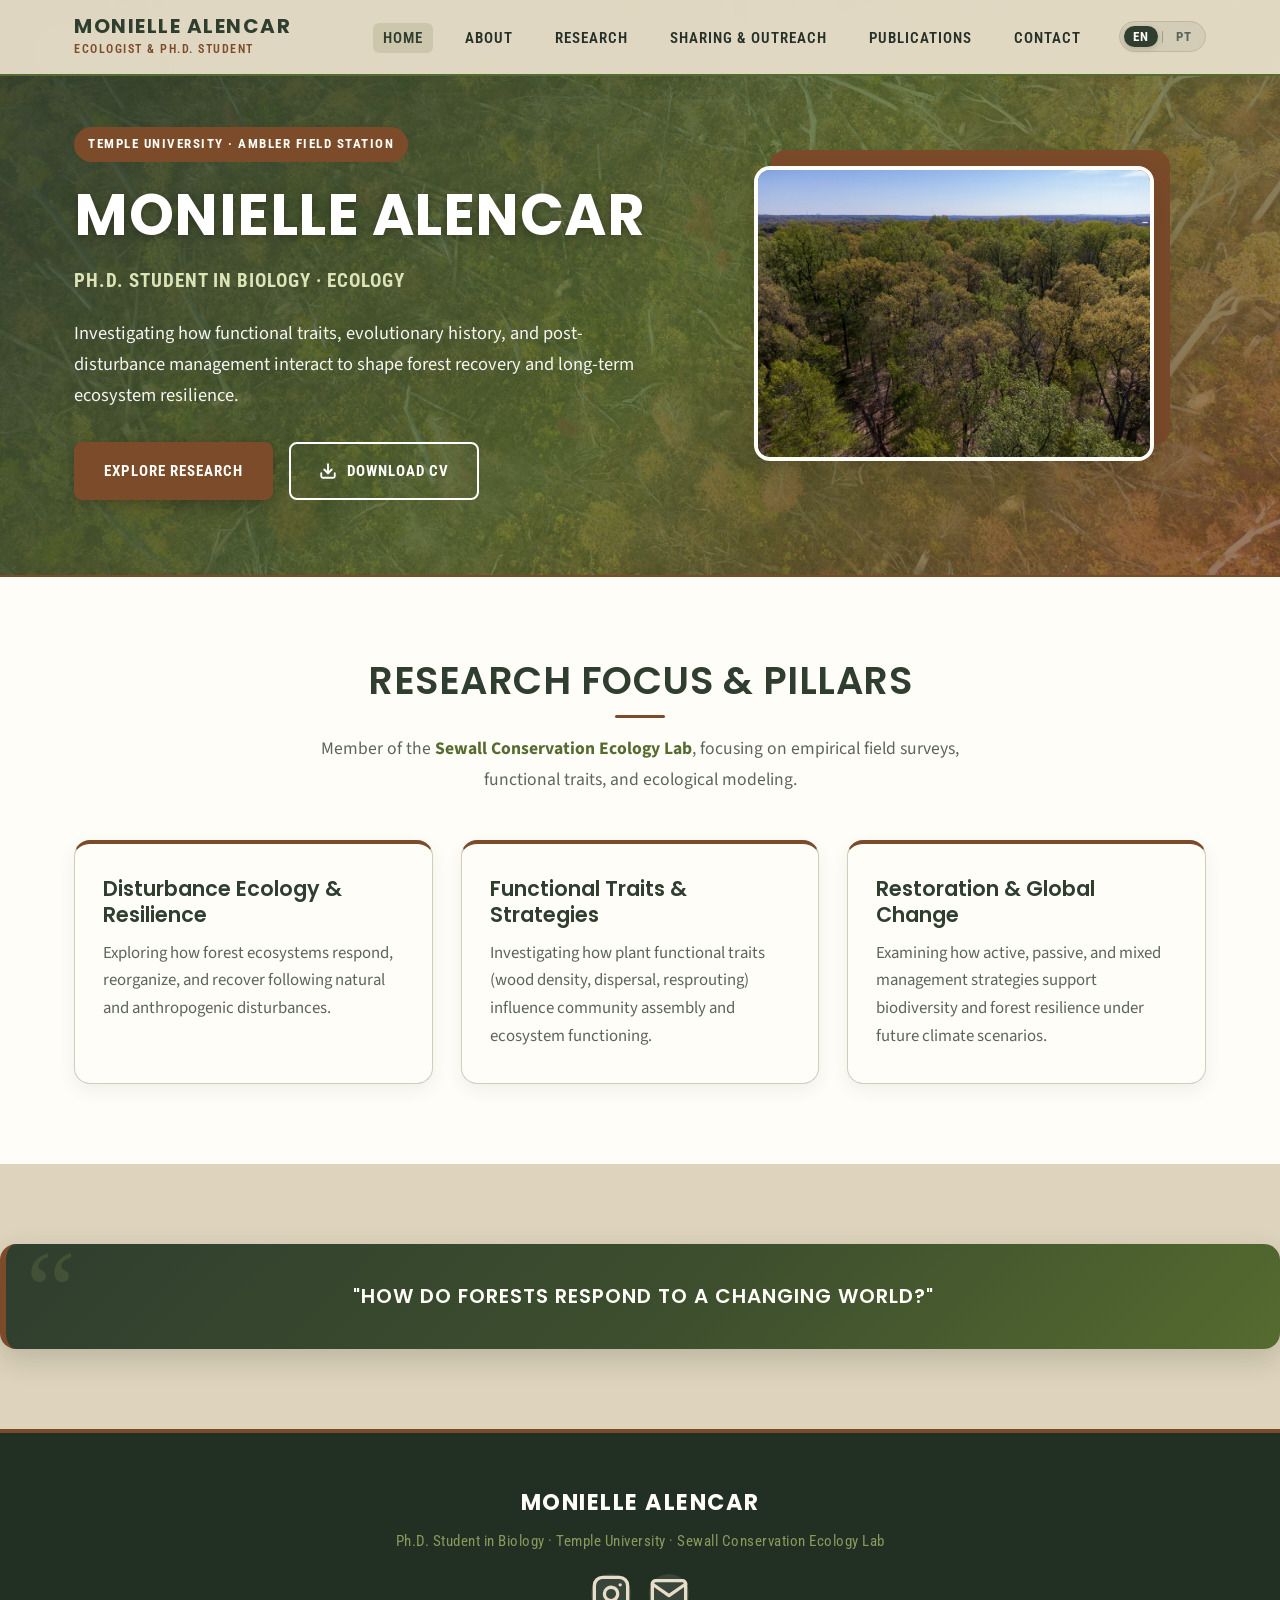
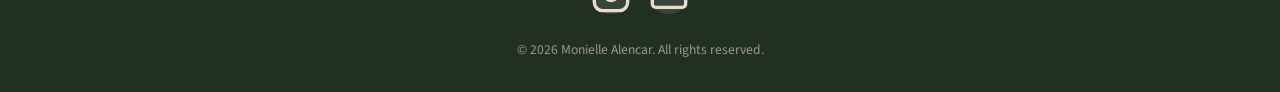
<file: index.html>
<!DOCTYPE html>
<html lang="en">
<head>
  <meta charset="UTF-8">
  <meta name="viewport" content="width=device-width, initial-scale=1.0">
  <title>Monielle Alencar — Ph.D. Student in Biology &amp; Ecologist</title>
  <meta name="description" content="Monielle Alencar is a Ph.D. Student in Biology at Temple University studying plant community ecology, disturbance, functional traits, and forest resilience.">
  <link rel="preconnect" href="https://fonts.googleapis.com">
  <link rel="preconnect" href="https://fonts.gstatic.com" crossorigin>
  <link href="https://fonts.googleapis.com/css2?family=Poppins:ital,wght@0,400;0,600;0,700;1,400&family=Roboto+Condensed:wght@400;600;700&family=Source+Sans+Pro:ital,wght@0,400;0,600;1,400&display=swap" rel="stylesheet">
  <link rel="stylesheet" href="css/style.css">
</head>
<body>
  <!-- Header / Navigation -->
  <nav class="navbar">
    <div class="nav-container">
      <a href="index.html" class="nav-logo-wrap">
        <span class="nav-logo">Monielle Alencar</span>
        <span class="nav-logo-sub">
          <span class="lang-en">ECOLOGIST &amp; PH.D. STUDENT</span>
          <span class="lang-pt" style="display:none;">ECOLÓGA &amp; DOUTORANDA</span>
        </span>
      </a>
      <div class="nav-right-wrap">
        <ul class="nav-menu">
          <li><a href="index.html" class="nav-link active">
            <span class="lang-en">Home</span>
            <span class="lang-pt" style="display:none;">Início</span>
          </a></li>
          <li><a href="about.html" class="nav-link">
            <span class="lang-en">About</span>
            <span class="lang-pt" style="display:none;">Sobre</span>
          </a></li>
          <li><a href="research.html" class="nav-link">
            <span class="lang-en">Research</span>
            <span class="lang-pt" style="display:none;">Pesquisa</span>
          </a></li>
          <li><a href="sharing.html" class="nav-link">
            <span class="lang-en">Sharing &amp; Outreach</span>
            <span class="lang-pt" style="display:none;">Divulgação</span>
          </a></li>
          <li><a href="publications.html" class="nav-link">
            <span class="lang-en">Publications</span>
            <span class="lang-pt" style="display:none;">Publicações</span>
          </a></li>
          <li><a href="contact.html" class="nav-link">
            <span class="lang-en">Contact</span>
            <span class="lang-pt" style="display:none;">Contato</span>
          </a></li>
        </ul>
        <div class="lang-switcher">
          <button id="lang-en-btn" class="lang-btn active" onclick="setLanguage('en')">EN</button>
          <span class="lang-divider">|</span>
          <button id="lang-pt-btn" class="lang-btn" onclick="setLanguage('pt')">PT</button>
        </div>
        <button class="nav-toggle" aria-label="Toggle navigation">
          <span class="hamburger"></span>
        </button>
      </div>
    </div>
  </nav>

  <main>
    <!-- Organic Hero Section -->
    <section class="moni-hero">
      <div class="container">
        <div class="moni-hero-grid">
          <!-- Text Side -->
          <div class="moni-hero-text">
            <div class="moni-badge">
              <span class="lang-en">TEMPLE UNIVERSITY &middot; AMBLER FIELD STATION </span>
              <span class="lang-pt" style="display:none;">TEMPLE UNIVERSITY &middot; AMBLER FIELD STATION</span>
            </div>
            <h1>MONIELLE ALENCAR</h1>
            <p class="moni-hero-subtitle">
              <span class="lang-en">Ph.D. Student in Biology &middot; Ecology</span>
              <span class="lang-pt" style="display:none;">Doutoranda em Biologia &middot; Ecologia </span>
            </p>
            <p class="moni-hero-bio">
              <span class="lang-en">Investigating how functional traits, evolutionary history, and post-disturbance management interact to shape forest recovery and long-term ecosystem resilience.</span>
              <span class="lang-pt" style="display:none;">Investigando como atributos funcionais, história evolutiva e manejo pós-distúrbio interagem para moldar a recuperação florestal e a resiliência dos ecossistemas.</span>
            </p>
            <div class="moni-btn-group">
              <a href="research.html" class="btn btn-primary">
                <span class="lang-en">Explore Research</span>
                <span class="lang-pt" style="display:none;">Explorar Pesquisa</span>
              </a>
             <a href="Monielle_Alencar_CV_2026.pdf" download class="btn btn-secondary">
                <svg width="18" height="18" viewBox="0 0 24 24" fill="none" stroke="currentColor" stroke-width="2.5" stroke-linecap="round" stroke-linejoin="round"><path d="M21 15v4a2 2 0 0 1-2 2H5a2 2 0 0 1-2-2v-4"/><polyline points="7 10 12 15 17 10"/><line x1="12" y1="15" x2="12" y2="3"/></svg>
                <span class="lang-en">Download CV</span>
                <span class="lang-pt" style="display:none;">Baixar Currículo</span>
              </a>
            </div>
          </div>

          <!-- Terraced Frame Photo -->
          <div class="moni-hero-image-wrap">
            <div class="moni-hero-frame">
              <img src="Photos/monielle-hero.jpg" alt="Monielle Alencar portrait">
            </div>
          </div>
        </div>
      </div>
    </section>

    <!-- Overview & Research Pillars (Slide 3) -->
    <section class="section section-white">
      <div class="container">
        <div class="section-header">
          <h2>
            <span class="lang-en">RESEARCH FOCUS &amp; PILLARS</span>
            <span class="lang-pt" style="display:none;">LINHAS DE PESQUISA</span>
          </h2>
          <div class="section-line"></div>
          <p>
            <span class="lang-en">Member of the <a href="https://sites.temple.edu/bjsewall/" target="_blank" rel="noopener"><strong>Sewall Conservation Ecology Lab</strong></a>, focusing on empirical field surveys, functional traits, and ecological modeling.</span>
            <span class="lang-pt" style="display:none;">Membro do <a href="https://sites.temple.edu/bjsewall/" target="_blank" rel="noopener"><strong>Sewall Conservation Ecology Lab</strong></a>, focando em levantamentos de campo, atributos funcionais e modelagem ecológica.</span>
          </p>
        </div>

        <div class="pillars-grid">
          <!-- Pillar 1 -->
          <div class="pillar-card">
            <h3>
              <span class="lang-en">Disturbance Ecology &amp; Resilience</span>
              <span class="lang-pt" style="display:none;">Ecologia de Distúrbios e Resiliência</span>
            </h3>
            <p>
              <span class="lang-en">Exploring how forest ecosystems respond, reorganize, and recover following natural and anthropogenic disturbances.</span>
              <span class="lang-pt" style="display:none;">Investigando como os ecossistemas florestais respondem, se reorganizam e se recuperam após distúrbios naturais e antrópicos.</span>
            </p>
          </div>

          <!-- Pillar 2 -->
          <div class="pillar-card">
            <h3>
              <span class="lang-en">Functional Traits &amp; Strategies</span>
              <span class="lang-pt" style="display:none;">Atributos Funcionais e Estratégias</span>
            </h3>
            <p>
              <span class="lang-en">Investigating how plant functional traits (wood density, dispersal, resprouting) influence community assembly and ecosystem functioning.</span>
              <span class="lang-pt" style="display:none;">Investigando como os atributos funcionais das plantas (densidade da madeira, dispersão, rebrotamento) influenciam a montagem de comunidades.</span>
            </p>
          </div>

          <!-- Pillar 3 -->
          <div class="pillar-card">
            <h3>
              <span class="lang-en">Restoration &amp; Global Change</span>
              <span class="lang-pt" style="display:none;">Restauração Ecológica e Mudanças Globais</span>
            </h3>
            <p>
              <span class="lang-en">Examining how active, passive, and mixed management strategies support biodiversity and forest resilience under future climate scenarios.</span>
              <span class="lang-pt" style="display:none;">Examinando como estratégias de manejo ativo, passivo e misto apoiam a biodiversidade e a resiliência sob futuros cenários climáticos.</span>
            </p>
          </div>
        </div>
      </div>
    </section>

    <!-- PowerPoint Quote Callout Banner (Slide 4) -->
    <section class="section section-cream" style="padding: 40px 0;">
   <div class="pptx-callout-banner" style="text-align: center;">

  <p style="text-align: center; margin: 0;">

    <span class="lang-en">
      "HOW DO FORESTS RESPOND TO A CHANGING WORLD?"
    </span>

    <span class="lang-pt" style="display:none;">
      "COMO AS FLORESTAS RESPONDEM A UM MUNDO EM MUDANÇA?"
    </span>

  </p>

</div>
    </section>
  </main>

  <!-- Footer -->
  <footer class="site-footer">
    <div class="container">
      <p class="footer-name">Monielle Alencar</p>
      <p class="footer-affiliation">
        <span class="lang-en">Ph.D. Student in Biology &middot; Temple University &middot; Sewall Conservation Ecology Lab</span>
        <span class="lang-pt" style="display:none;">Doutoranda em Biologia &middot; Temple University &middot; Sewall Conservation Ecology Lab</span>
      </p>
      <div class="footer-links">
        <a href="https://www.instagram.com/ecologybymoni/" target="_blank" rel="noopener" aria-label="Instagram">
          <svg xmlns="http://www.w3.org/2000/svg" viewBox="0 0 24 24" fill="none" stroke="currentColor" stroke-width="2" stroke-linecap="round" stroke-linejoin="round"><rect x="2" y="2" width="20" height="20" rx="5" ry="5"/><path d="M16 11.37A4 4 0 1 1 12.63 8 4 4 0 0 1 16 11.37z"/><line x1="17.5" y1="6.5" x2="17.51" y2="6.5"/></svg>
        </a>
        <a href="mailto:monielle.alencar@temple.edu" aria-label="Email">
          <svg xmlns="http://www.w3.org/2000/svg" viewBox="0 0 24 24" fill="none" stroke="currentColor" stroke-width="2" stroke-linecap="round" stroke-linejoin="round"><path d="M4 4h16c1.1 0 2 .9 2 2v12c0 1.1-.9 2-2 2H4c-1.1 0-2-.9-2-2V6c0-1.1.9-2 2-2z"/><polyline points="22,6 12,13 2,6"/></svg>
        </a>
      </div>
      <p class="footer-copyright">&copy; 2026 Monielle Alencar. All rights reserved.</p>
    </div>
  </footer>

  <script src="js/main.js"></script>
</body>
</html>
</file>
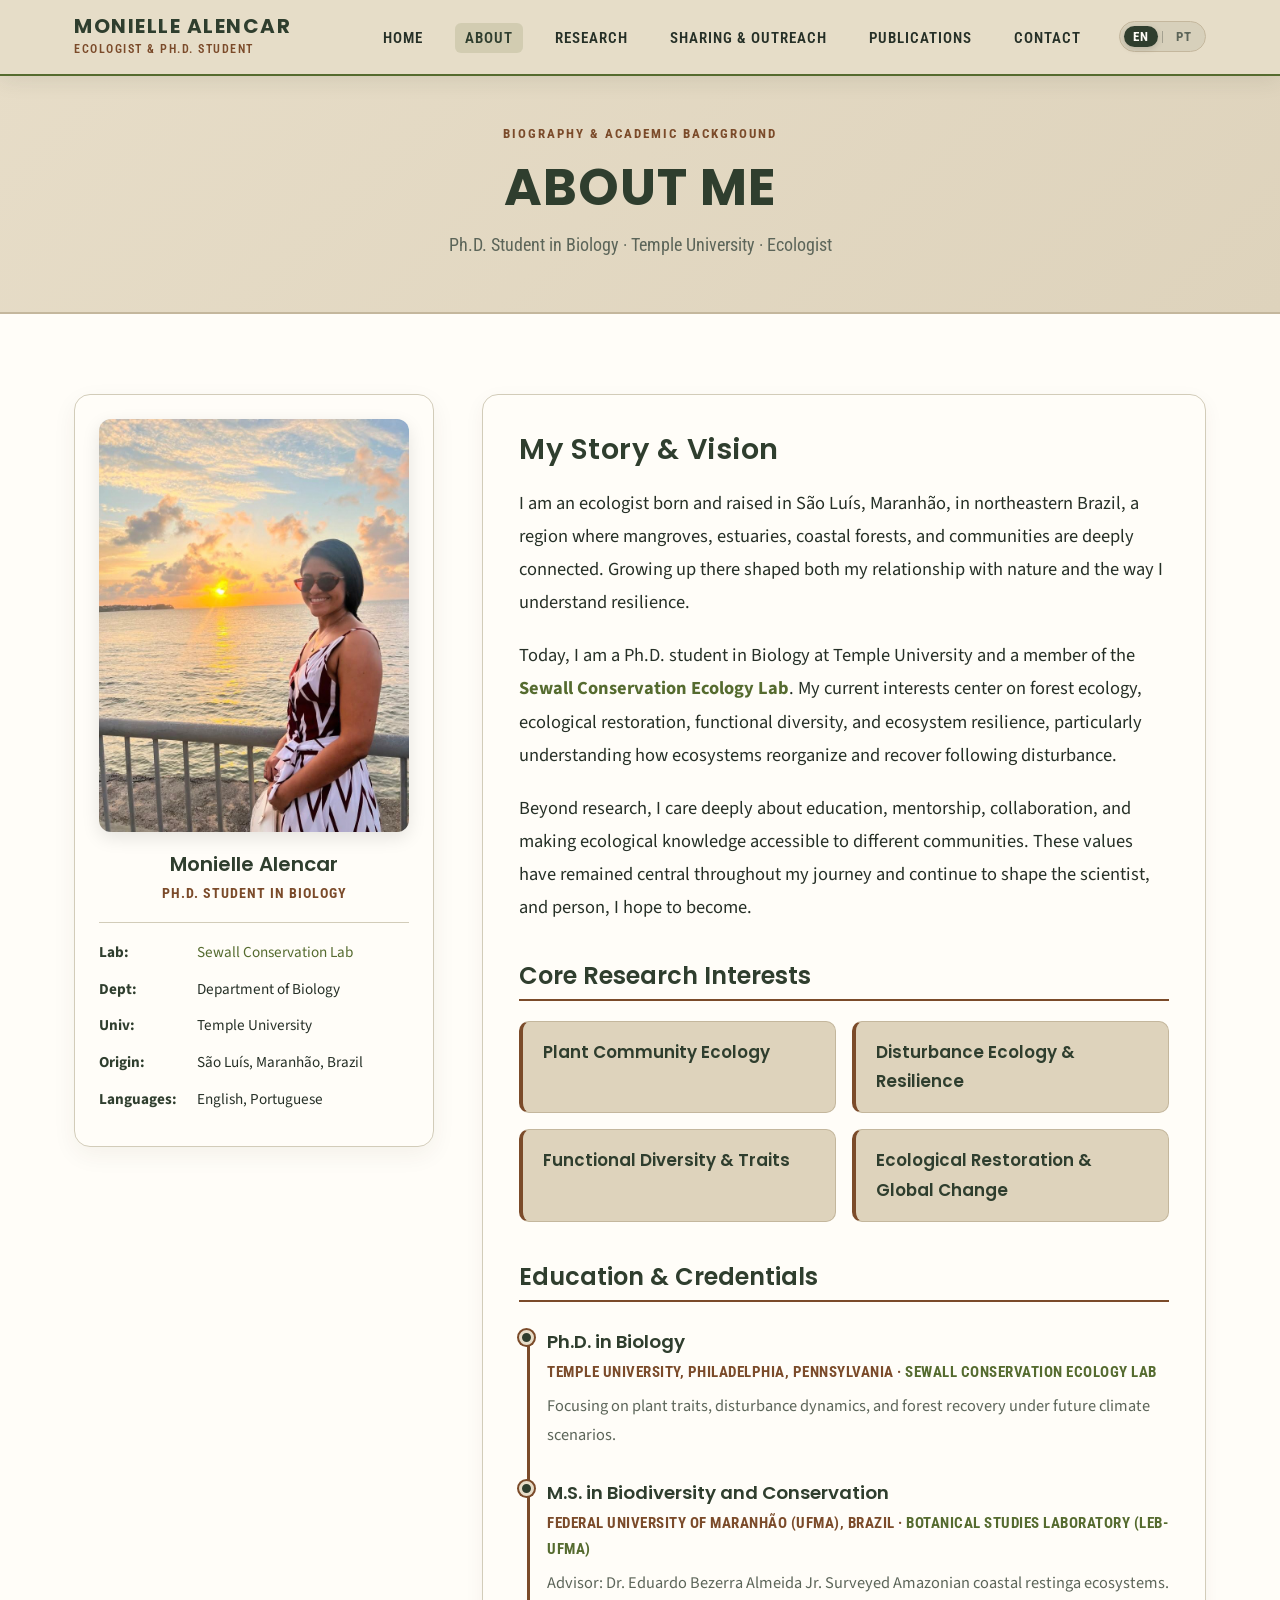
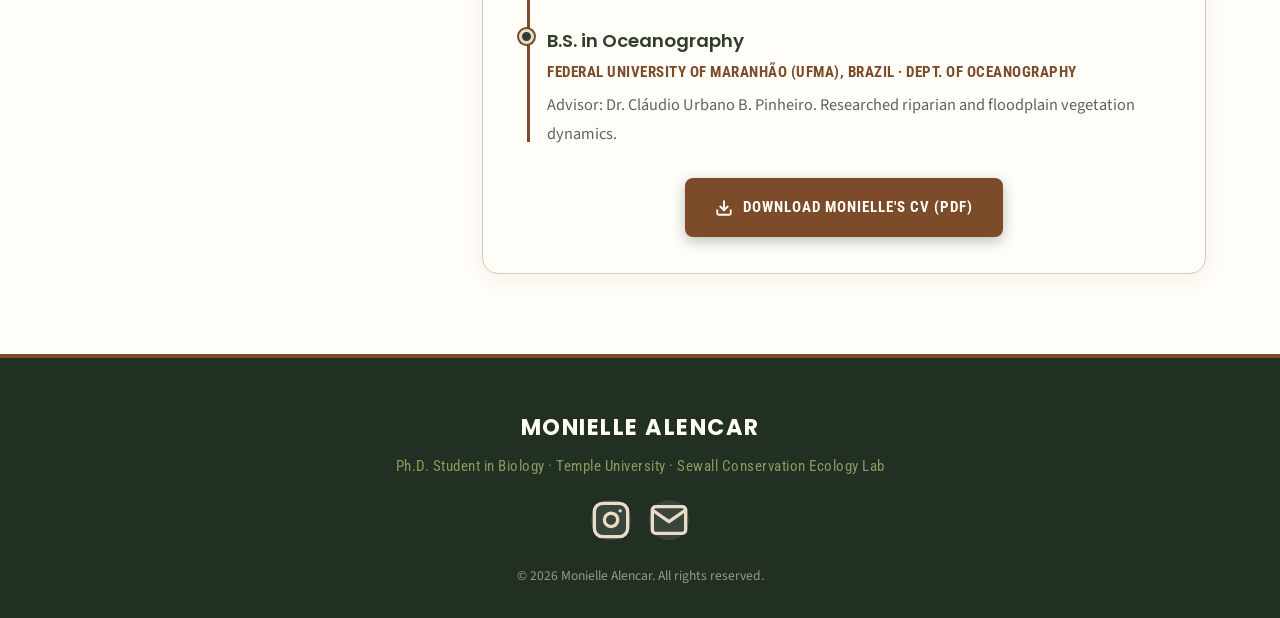
<file: about.html>
<!DOCTYPE html>
<html lang="en">
<head>
  <meta charset="UTF-8">
  <meta name="viewport" content="width=device-width, initial-scale=1.0">
  <title>About Me — Monielle Alencar</title>
  <meta name="description" content="About Monielle Alencar, Ph.D. Student in Biology at Temple University studying plant community ecology and forest recovery.">
  <link rel="preconnect" href="https://fonts.googleapis.com">
  <link rel="preconnect" href="https://fonts.gstatic.com" crossorigin>
  <link href="https://fonts.googleapis.com/css2?family=Poppins:ital,wght@0,400;0,600;0,700;1,400&family=Roboto+Condensed:wght@400;600;700&family=Source+Sans+Pro:ital,wght@0,400;0,600;1,400&display=swap" rel="stylesheet">
  <link rel="stylesheet" href="css/style.css">
</head>
<body>
  <!-- Navigation Header -->
  <nav class="navbar">
    <div class="nav-container">
      <a href="index.html" class="nav-logo-wrap">
        <span class="nav-logo">Monielle Alencar</span>
        <span class="nav-logo-sub">
          <span class="lang-en">ECOLOGIST &amp; PH.D. STUDENT</span>
          <span class="lang-pt" style="display:none;">ECOLÓGA &amp; DOUTORANDA</span>
        </span>
      </a>
      <div class="nav-right-wrap">
        <ul class="nav-menu">
          <li><a href="index.html" class="nav-link">
            <span class="lang-en">Home</span>
            <span class="lang-pt" style="display:none;">Início</span>
          </a></li>
          <li><a href="about.html" class="nav-link active">
            <span class="lang-en">About</span>
            <span class="lang-pt" style="display:none;">Sobre</span>
          </a></li>
          <li><a href="research.html" class="nav-link">
            <span class="lang-en">Research</span>
            <span class="lang-pt" style="display:none;">Pesquisa</span>
          </a></li>
          <li><a href="sharing.html" class="nav-link">
            <span class="lang-en">Sharing &amp; Outreach</span>
            <span class="lang-pt" style="display:none;">Divulgação</span>
          </a></li>
          <li><a href="publications.html" class="nav-link">
            <span class="lang-en">Publications</span>
            <span class="lang-pt" style="display:none;">Publicações</span>
          </a></li>
          <li><a href="contact.html" class="nav-link">
            <span class="lang-en">Contact</span>
            <span class="lang-pt" style="display:none;">Contato</span>
          </a></li>
        </ul>
        <div class="lang-switcher">
          <button id="lang-en-btn" class="lang-btn active" onclick="setLanguage('en')">EN</button>
          <span class="lang-divider">|</span>
          <button id="lang-pt-btn" class="lang-btn" onclick="setLanguage('pt')">PT</button>
        </div>
        <button class="nav-toggle" aria-label="Toggle navigation">
          <span class="hamburger"></span>
        </button>
      </div>
    </div>
  </nav>

  <main>
    <!-- Subpage Header -->
    <header class="moni-page-header">
      <div class="container">
        <span class="moni-page-tag">
          <span class="lang-en">BIOGRAPHY &amp; ACADEMIC BACKGROUND</span>
          <span class="lang-pt" style="display:none;">BIOGRAFIA &amp; TRAJETÓRIA ACADÊMICA</span>
        </span>
        <h1>
          <span class="lang-en">ABOUT ME</span>
          <span class="lang-pt" style="display:none;">SOBRE MIM</span>
        </h1>
        <p>
          <span class="lang-en">Ph.D. Student in Biology &middot; Temple University &middot; Ecologist</span>
          <span class="lang-pt" style="display:none;">Doutoranda em Biologia &middot; Temple University &middot; Ecóloga </span>
        </p>
      </div>
    </header>

    <!-- Main About Grid -->
    <section class="section section-white">
      <div class="container">
        <div class="about-grid">
          <!-- Left Sidebar Profile Card -->
          <div class="about-sidebar-card">
            <img src="Photos/monielle-about.jpg" alt="Monielle Alencar in the field">
            <h3>Monielle Alencar</h3>
            <p class="sub">
              <span class="lang-en">Ph.D. Student in Biology</span>
              <span class="lang-pt" style="display:none;">Doutoranda em Biologia</span>
            </p>
            <div class="about-sidebar-info">
              <div>
                <strong>
                  <span class="lang-en">Lab:</span>
                  <span class="lang-pt" style="display:none;">Lab:</span>
                </strong>
                <span><a href="https://sites.temple.edu/bjsewall/" target="_blank" rel="noopener">Sewall Conservation Lab</a></span>
              </div>
              <div>
                <strong>
                  <span class="lang-en">Dept:</span>
                  <span class="lang-pt" style="display:none;">Depto:</span>
                </strong>
                <span>Department of Biology</span>
              </div>
              <div>
                <strong>
                  <span class="lang-en">Univ:</span>
                  <span class="lang-pt" style="display:none;">Univ:</span>
                </strong>
                <span>Temple University</span>
              </div>
              <div>
                <strong>
                  <span class="lang-en">Origin:</span>
                  <span class="lang-pt" style="display:none;">Origem:</span>
                </strong>
                <span>São Luís, Maranhão, Brazil</span>
              </div>
              <div>
                <strong>
                  <span class="lang-en">Languages:</span>
                  <span class="lang-pt" style="display:none;">Idiomas:</span>
                </strong>
                <span>English, Portuguese</span>
              </div>
            </div>
          </div>

          <!-- Right Content Box: Slide 2 Bio -->
          <div class="about-content-box">
            <h2 style="font-size: 1.8rem; margin-bottom: 20px;">
              <span class="lang-en">My Story &amp; Vision</span>
              <span class="lang-pt" style="display:none;">Minha História e Visão</span>
            </h2>

            <!-- English Bio from Slide 2 -->
            <div class="lang-en" style="line-height: 1.8; color: var(--color-text);">
              <p>I am an ecologist born and raised in São Luís, Maranhão, in northeastern Brazil, a region where mangroves, estuaries, coastal forests, and communities are deeply connected. Growing up there shaped both my relationship with nature and the way I understand resilience.</p>
              <p>Today, I am a Ph.D. student in Biology at Temple University and a member of the <a href="https://sites.temple.edu/bjsewall/" target="_blank" rel="noopener"><strong>Sewall Conservation Ecology Lab</strong></a>. My current interests center on forest ecology, ecological restoration, functional diversity, and ecosystem resilience, particularly understanding how ecosystems reorganize and recover following disturbance.</p>
              <p>Beyond research, I care deeply about education, mentorship, collaboration, and making ecological knowledge accessible to different communities. These values have remained central throughout my journey and continue to shape the scientist, and person, I hope to become.</p>
            </div>

            <!-- Portuguese Bio from Slide 2 -->
            <div class="lang-pt" style="display:none; line-height: 1.8; color: var(--color-text);">
              <p>Sou uma ecóloga nascida e criada em São Luís, Maranhão, no nordeste do Brasil, uma região onde manguezais, estuários, florestas costeiras e comunidades estão profundamente conectados. Crescer lá moldou tanto minha relação com a natureza quanto a maneira como compreendo a resiliência.</p>
              <p>Hoje, sou estudante de Doutorado em Biologia na Temple University e membro do <a href="https://sites.temple.edu/bjsewall/" target="_blank" rel="noopener"><strong>Sewall Conservation Ecology Lab</strong></a>. Meus interesses atuais concentram-se na ecologia florestal, restauração ecológica, diversidade funcional e resiliência dos ecossistemas, especialmente na compreensão de como os ecossistemas se reorganizam e se recuperam após distúrbios.</p>
              <p>Além da pesquisa, me importo profundamente com a educação, mentoria, colaboração e em tornar o conhecimento ecológico acessível a diferentes comunidades. Esses valores permaneceram centrais ao longo da minha jornada e continuam a moldar a cientista, e a pessoa, que espero me tornar.</p>
            </div>

            <!-- Research Interests Section -->
            <h3 style="margin-top: 36px; border-bottom: 2px solid var(--color-accent); padding-bottom: 8px;">
              <span class="lang-en">Core Research Interests</span>
              <span class="lang-pt" style="display:none;">Principais Interesses de Pesquisa</span>
            </h3>

            <div class="interests-grid">
              <div class="interest-pill">
                <span class="lang-en">Plant Community Ecology</span>
                <span class="lang-pt" style="display:none;">Ecologia de Comunidades Vegetais</span>
              </div>
              <div class="interest-pill">
                <span class="lang-en">Disturbance Ecology &amp; Resilience</span>
                <span class="lang-pt" style="display:none;">Ecologia de Distúrbios e Resiliência</span>
              </div>
              <div class="interest-pill">
                <span class="lang-en">Functional Diversity &amp; Traits</span>
                <span class="lang-pt" style="display:none;">Diversidade Funcional e Atributos</span>
              </div>
              <div class="interest-pill">
                <span class="lang-en">Ecological Restoration &amp; Global Change</span>
                <span class="lang-pt" style="display:none;">Restauração Ecológica e Mudanças Globais</span>
              </div>
            </div>

            <!-- Education Timeline -->
            <h3 style="margin-top: 40px; border-bottom: 2px solid var(--color-accent); padding-bottom: 8px;">
              <span class="lang-en">Education &amp; Credentials</span>
              <span class="lang-pt" style="display:none;">Educação e Títulos</span>
            </h3>

            <div class="timeline">
              <div class="timeline-item">
                <div class="timeline-dot"></div>
                <div class="timeline-degree">
                  <span class="lang-en">Ph.D. in Biology</span>
                  <span class="lang-pt" style="display:none;">Doutorado em Biologia</span>
                </div>
               
<div class="timeline-meta">
  <span class="lang-en">
    Temple University, Philadelphia, Pennsylvania &middot;
    <a href="https://sites.temple.edu/bjsewall/"
       target="_blank"
       rel="noopener">
      Sewall Conservation Ecology Lab
    </a>
  </span>

  <span class="lang-pt" style="display:none;">
    Temple University, Filadélfia, Pensilvânia &middot;
    <a href="https://sites.temple.edu/bjsewall/"
       target="_blank"
       rel="noopener">
      Sewall Conservation Ecology Lab
    </a>
  </span>
</div>

                <div class="timeline-desc">
                  <span class="lang-en">Focusing on plant traits, disturbance dynamics, and forest recovery under future climate scenarios.</span>
                  <span class="lang-pt" style="display:none;">Foco em atributos de plantas, dinâmica de distúrbios e recuperação florestal sob cenários climáticos futuros.</span>
                </div>
              </div>

              <div class="timeline-item">
                <div class="timeline-dot"></div>
                <div class="timeline-degree">
                  <span class="lang-en">M.S. in Biodiversity and Conservation</span>
                  <span class="lang-pt" style="display:none;">Mestrado em Biodiversidade e Conservação</span>
                </div>
               <div class="timeline-meta">

  <span class="lang-en">
    Federal University of Maranhão (UFMA), Brazil &middot;
    <a href="https://lebufma.com.br/" target="_blank" rel="noopener">
      Botanical Studies Laboratory (LEB-UFMA)
    </a>
  </span>

  <span class="lang-pt" style="display:none;">
    Universidade Federal do Maranhão (UFMA) &middot;
    <a href="https://lebufma.com.br/" target="_blank" rel="noopener">
      Laboratório de Estudos Botânicos (LEB-UFMA)
    </a>
  </span>

</div>
                <div class="timeline-desc">
                  <span class="lang-en">Advisor: Dr. Eduardo Bezerra Almeida Jr. Surveyed Amazonian coastal restinga ecosystems.</span>
                  <span class="lang-pt" style="display:none;">Orientador: Dr. Eduardo Bezerra Almeida Jr. Pesquisa sobre restingas amazônicas.</span>
                </div>
              </div>

              <div class="timeline-item">
                <div class="timeline-dot"></div>
                <div class="timeline-degree">
                  <span class="lang-en">B.S. in Oceanography</span>
                  <span class="lang-pt" style="display:none;">Bacharelado em Oceanografia</span>
                </div>
                <div class="timeline-meta">
                  <span class="lang-en">Federal University of Maranhão (UFMA), Brazil &middot; Dept. of Oceanography</span>
                  <span class="lang-pt" style="display:none;">Universidade Federal do Maranhão (UFMA) &middot; Depto. de Oceanografia</span>
                </div>
                <div class="timeline-desc">
                  <span class="lang-en">Advisor: Dr. Cláudio Urbano B. Pinheiro. Researched riparian and floodplain vegetation dynamics.</span>
                  <span class="lang-pt" style="display:none;">Orientador: Dr. Cláudio Urbano B. Pinheiro. Pesquisa sobre vegetação ciliar e estuarina.</span>
                </div>
              </div>
            </div>

            <div style="margin-top: 30px; text-align: center;">
             
<a href="Monielle_Alencar_CV_2026.pdf" download class="btn btn-primary">

                <svg width="18" height="18" viewBox="0 0 24 24" fill="none" stroke="currentColor" stroke-width="2.5" stroke-linecap="round" stroke-linejoin="round"><path d="M21 15v4a2 2 0 0 1-2 2H5a2 2 0 0 1-2-2v-4"/><polyline points="7 10 12 15 17 10"/><line x1="12" y1="15" x2="12" y2="3"/></svg>
                <span class="lang-en">Download Monielle's CV (PDF)</span>
                <span class="lang-pt" style="display:none;">Baixar Currículo de Monielle (PDF)</span>
              </a>
            </div>
          </div>
        </div>
      </div>
    </section>
  </main>

  <!-- Footer -->
  <footer class="site-footer">
    <div class="container">
      <p class="footer-name">Monielle Alencar</p>
      <p class="footer-affiliation">
        <span class="lang-en">Ph.D. Student in Biology &middot; Temple University &middot; Sewall Conservation Ecology Lab</span>
        <span class="lang-pt" style="display:none;">Doutoranda em Biologia &middot; Temple University &middot; Sewall Conservation Ecology Lab</span>
      </p>
      <div class="footer-links">
        <a href="https://www.instagram.com/ecologybymoni/" target="_blank" rel="noopener" aria-label="Instagram">
          <svg xmlns="http://www.w3.org/2000/svg" viewBox="0 0 24 24" fill="none" stroke="currentColor" stroke-width="2" stroke-linecap="round" stroke-linejoin="round"><rect x="2" y="2" width="20" height="20" rx="5" ry="5"/><path d="M16 11.37A4 4 0 1 1 12.63 8 4 4 0 0 1 16 11.37z"/><line x1="17.5" y1="6.5" x2="17.51" y2="6.5"/></svg>
        </a>
        <a href="mailto:monielle.alencar@temple.edu" aria-label="Email">
          <svg xmlns="http://www.w3.org/2000/svg" viewBox="0 0 24 24" fill="none" stroke="currentColor" stroke-width="2" stroke-linecap="round" stroke-linejoin="round"><path d="M4 4h16c1.1 0 2 .9 2 2v12c0 1.1-.9 2-2 2H4c-1.1 0-2-.9-2-2V6c0-1.1.9-2 2-2z"/><polyline points="22,6 12,13 2,6"/></svg>
        </a>
      </div>
      <p class="footer-copyright">&copy; 2026 Monielle Alencar. All rights reserved.</p>
    </div>
  </footer>

  <script src="js/main.js"></script>
</body>
</html>
</file>
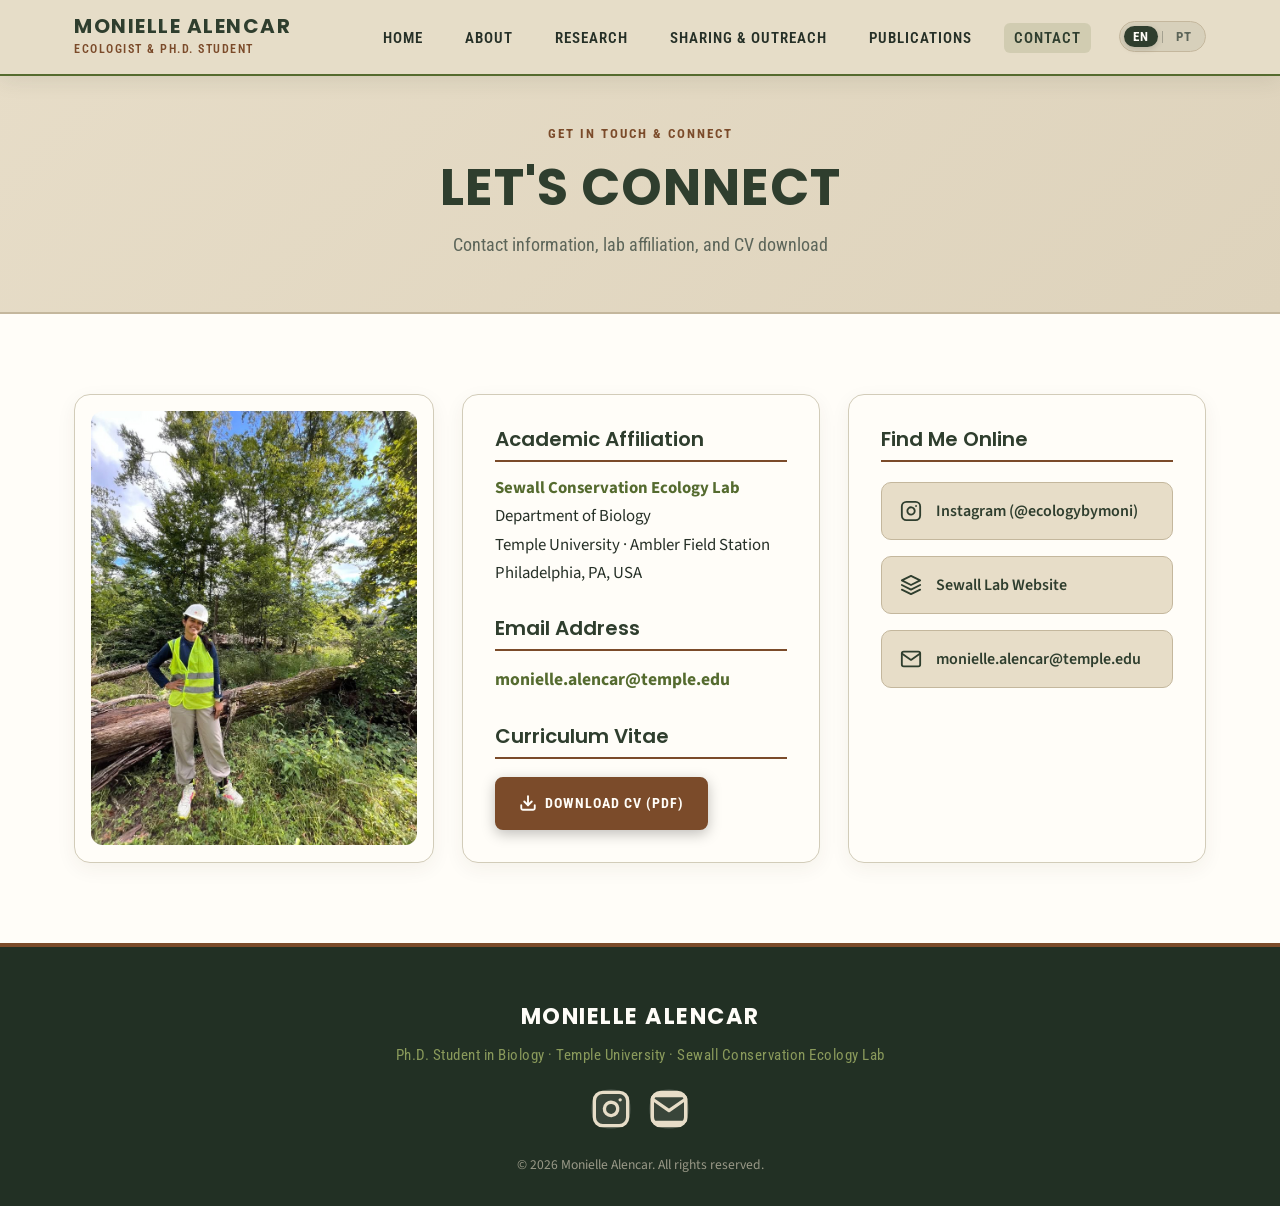
<file: contact.html>
<!DOCTYPE html>
<html lang="en">
<head>
  <meta charset="UTF-8">
  <meta name="viewport" content="width=device-width, initial-scale=1.0">
  <title>Contact — Monielle Alencar</title>
  <meta name="description" content="Contact Monielle Alencar, Ph.D. Student in Biology at Temple University.">
  <link rel="preconnect" href="https://fonts.googleapis.com">
  <link rel="preconnect" href="https://fonts.gstatic.com" crossorigin>
  <link href="https://fonts.googleapis.com/css2?family=Poppins:ital,wght@0,400;0,600;0,700;1,400&family=Roboto+Condensed:wght@400;600;700&family=Source+Sans+Pro:ital,wght@0,400;0,600;1,400&display=swap" rel="stylesheet">
  <link rel="stylesheet" href="css/style.css">
</head>
<body>
  <!-- Navigation Header -->
  <nav class="navbar">
    <div class="nav-container">
      <a href="index.html" class="nav-logo-wrap">
        <span class="nav-logo">Monielle Alencar</span>
        <span class="nav-logo-sub">
          <span class="lang-en">ECOLOGIST &amp; PH.D. STUDENT</span>
          <span class="lang-pt" style="display:none;">ECOLÓGA &amp; DOUTORANDA</span>
        </span>
      </a>
      <div class="nav-right-wrap">
        <ul class="nav-menu">
          <li><a href="index.html" class="nav-link">
            <span class="lang-en">Home</span>
            <span class="lang-pt" style="display:none;">Início</span>
          </a></li>
          <li><a href="about.html" class="nav-link">
            <span class="lang-en">About</span>
            <span class="lang-pt" style="display:none;">Sobre</span>
          </a></li>
          <li><a href="research.html" class="nav-link">
            <span class="lang-en">Research</span>
            <span class="lang-pt" style="display:none;">Pesquisa</span>
          </a></li>
          <li><a href="sharing.html" class="nav-link">
            <span class="lang-en">Sharing &amp; Outreach</span>
            <span class="lang-pt" style="display:none;">Divulgação</span>
          </a></li>
          <li><a href="publications.html" class="nav-link">
            <span class="lang-en">Publications</span>
            <span class="lang-pt" style="display:none;">Publicações</span>
          </a></li>
          <li><a href="contact.html" class="nav-link active">
            <span class="lang-en">Contact</span>
            <span class="lang-pt" style="display:none;">Contato</span>
          </a></li>
        </ul>
        <div class="lang-switcher">
          <button id="lang-en-btn" class="lang-btn active" onclick="setLanguage('en')">EN</button>
          <span class="lang-divider">|</span>
          <button id="lang-pt-btn" class="lang-btn" onclick="setLanguage('pt')">PT</button>
        </div>
        <button class="nav-toggle" aria-label="Toggle navigation">
          <span class="hamburger"></span>
        </button>
      </div>
    </div>
  </nav>

  <main>
    <!-- Subpage Header -->
    <header class="moni-page-header">
      <div class="container">
        <span class="moni-page-tag">
          <span class="lang-en">GET IN TOUCH &amp; CONNECT</span>
          <span class="lang-pt" style="display:none;">ENTRE EM CONTATO E CONECTE-SE</span>
        </span>
        <h1>
          <span class="lang-en">LET'S CONNECT</span>
          <span class="lang-pt" style="display:none;">VAMOS CONECTAR</span>
        </h1>
        <p>
          <span class="lang-en">Contact information, lab affiliation, and CV download</span>
          <span class="lang-pt" style="display:none;">Informações de contato, afiliação de laboratório e currículo</span>
        </p>
      </div>
    </header>

    <section class="section section-white">
      <div class="container">
        <div class="contact-grid">
          <!-- Profile Photo Card -->
          <div style="background: var(--color-white); border-radius: 16px; border: 1px solid var(--color-border); padding: 16px; box-shadow: 0 6px 20px rgba(74, 49, 16, 0.06);">
            <img src="Photos/monielle-contact.jpg" alt="Monielle Alencar portrait" style="width: 100%; border-radius: 12px; display: block;">
          </div>

          <!-- Affiliation & CV Card -->
          <div class="contact-card">
            <h3 style="color: var(--color-primary); font-size: 1.25rem; margin-bottom: 12px; border-bottom: 2px solid var(--color-accent); padding-bottom: 8px;">
              <span class="lang-en">Academic Affiliation</span>
              <span class="lang-pt" style="display:none;">Afiliação Acadêmica</span>
            </h3>
            <p style="font-size: 1.05rem; line-height: 1.7; color: var(--color-text);">
              <a href="https://sites.temple.edu/bjsewall/" target="_blank" rel="noopener"><strong>Sewall Conservation Ecology Lab</strong></a><br>
              <span class="lang-en">Department of Biology</span>
              <span class="lang-pt" style="display:none;">Departamento de Biologia</span><br>
              Temple University &middot; Ambler Field Station<br>
              Philadelphia, PA, USA
            </p>
            
            <h3 style="margin-top: 28px; color: var(--color-primary); font-size: 1.25rem; margin-bottom: 12px; border-bottom: 2px solid var(--color-accent); padding-bottom: 8px;">
              <span class="lang-en">Email Address</span>
              <span class="lang-pt" style="display:none;">Endereço de E-mail</span>
            </h3>
            <p><a href="mailto:monielle.alencar@temple.edu" style="font-weight: 700; font-size: 1.1rem; color: var(--color-primary-light);">monielle.alencar@temple.edu</a></p>

            <h3 style="margin-top: 28px; color: var(--color-primary); font-size: 1.25rem; margin-bottom: 12px; border-bottom: 2px solid var(--color-accent); padding-bottom: 8px;">
              <span class="lang-en">Curriculum Vitae</span>
              <span class="lang-pt" style="display:none;">Currículo Vitae</span>
            </h3>
            
<a href="Monielle_Alencar_CV_2026.pdf" class="btn btn-primary" target="_blank" rel="noopener" download style="display: inline-flex; align-items: center; gap: 8px; font-size: 0.9rem; padding: 12px 22px; margin-top: 6px;">
              <svg width="18" height="18" viewBox="0 0 24 24" fill="none" stroke="currentColor" stroke-width="2.5" stroke-linecap="round" stroke-linejoin="round"><path d="M21 15v4a2 2 0 0 1-2 2H5a2 2 0 0 1-2-2v-4"/><polyline points="7 10 12 15 17 10"/><line x1="12" y1="15" x2="12" y2="3"/></svg>
              <span class="lang-en">Download CV (PDF)</span>
              <span class="lang-pt" style="display:none;">Baixar CV (PDF)</span>
            </a>
          </div>
          
          <!-- Social & Academic Profiles Card -->
          <div class="contact-card">
            <h3 style="color: var(--color-primary); font-size: 1.25rem; margin-bottom: 20px; border-bottom: 2px solid var(--color-accent); padding-bottom: 8px;">
              <span class="lang-en">Find Me Online</span>
              <span class="lang-pt" style="display:none;">Redes e Conexões</span>
            </h3>
            <div style="display: flex; flex-direction: column; gap: 1rem;">
              <a href="https://www.instagram.com/ecologybymoni/" class="academic-link" target="_blank" rel="noopener">
                <svg width="22" height="22" xmlns="http://www.w3.org/2000/svg" viewBox="0 0 24 24" fill="none" stroke="currentColor" stroke-width="2" stroke-linecap="round" stroke-linejoin="round"><rect x="2" y="2" width="20" height="20" rx="5" ry="5"/><path d="M16 11.37A4 4 0 1 1 12.63 8 4 4 0 0 1 16 11.37z"/><line x1="17.5" y1="6.5" x2="17.51" y2="6.5"/></svg>
                <span style="font-size: 1rem; font-weight: 600;">Instagram (@ecologybymoni)</span>
              </a>

              <a href="https://sites.temple.edu/bjsewall/" class="academic-link" target="_blank" rel="noopener">
                <svg width="22" height="22" viewBox="0 0 24 24" fill="none" stroke="currentColor" stroke-width="2" stroke-linecap="round" stroke-linejoin="round"><path d="M12 2L2 7l10 5 10-5-10-5zM2 17l10 5 10-5M2 12l10 5 10-5"/></svg>
                <span style="font-size: 1rem; font-weight: 600;">Sewall Lab Website</span>
              </a>

              <a href="mailto:monielle.alencar@temple.edu" class="academic-link">
                <svg width="22" height="22" viewBox="0 0 24 24" fill="none" stroke="currentColor" stroke-width="2" stroke-linecap="round" stroke-linejoin="round"><path d="M4 4h16c1.1 0 2 .9 2 2v12c0 1.1-.9 2-2 2H4c-1.1 0-2-.9-2-2V6c0-1.1.9-2 2-2z"/><polyline points="22,6 12,13 2,6"/></svg>
                <span style="font-size: 1rem; font-weight: 600;">monielle.alencar@temple.edu</span>
              </a>
            </div>
          </div>
        </div>
      </div>
    </section>
  </main>

  <!-- Footer -->
  <footer class="site-footer">
    <div class="container">
      <p class="footer-name">Monielle Alencar</p>
      <p class="footer-affiliation">
        <span class="lang-en">Ph.D. Student in Biology &middot; Temple University &middot; Sewall Conservation Ecology Lab</span>
        <span class="lang-pt" style="display:none;">Doutoranda em Biologia &middot; Temple University &middot; Sewall Conservation Ecology Lab</span>
      </p>
      <div class="footer-links">
        <a href="https://www.instagram.com/ecologybymoni/" target="_blank" rel="noopener" aria-label="Instagram">
          <svg xmlns="http://www.w3.org/2000/svg" viewBox="0 0 24 24" fill="none" stroke="currentColor" stroke-width="2" stroke-linecap="round" stroke-linejoin="round"><rect x="2" y="2" width="20" height="20" rx="5" ry="5"/><path d="M16 11.37A4 4 0 1 1 12.63 8 4 4 0 0 1 16 11.37z"/><line x1="17.5" y1="6.5" x2="17.51" y2="6.5"/></svg>
        </a>
        <a href="mailto:monielle.alencar@temple.edu" aria-label="Email">
          <svg xmlns="http://www.w3.org/2000/svg" viewBox="0 0 24 24" fill="none" stroke="currentColor" stroke-width="2" stroke-linecap="round" stroke-linejoin="round"><rect x="2" y="2" width="20" height="20" rx="5" ry="5"/><path d="M4 4h16c1.1 0 2 .9 2 2v12c0 1.1-.9 2-2 2H4c-1.1 0-2-.9-2-2V6c0-1.1.9-2 2-2z"/><polyline points="22,6 12,13 2,6"/></svg>
        </a>
      </div>
      <p class="footer-copyright">&copy; 2026 Monielle Alencar. All rights reserved.</p>
    </div>
  </footer>

  <script src="js/main.js"></script>
</body>
</html>
</file>
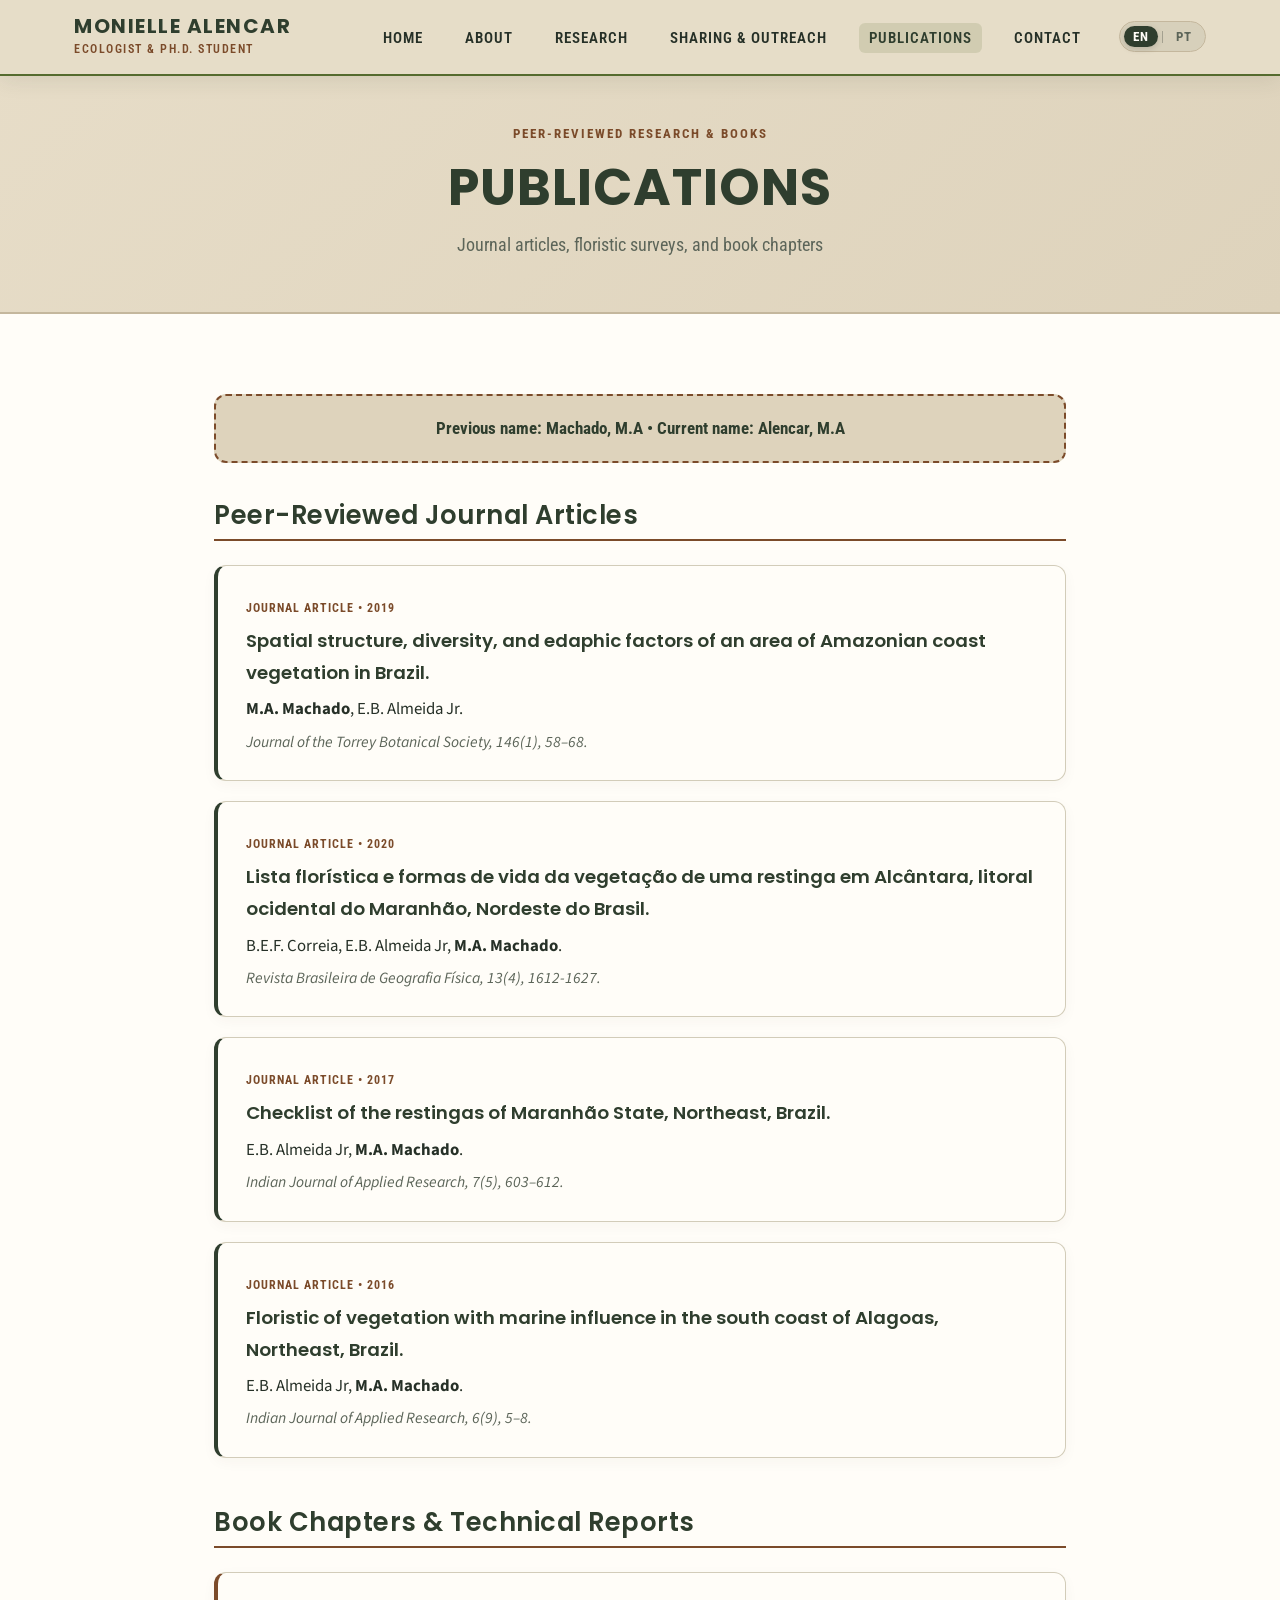
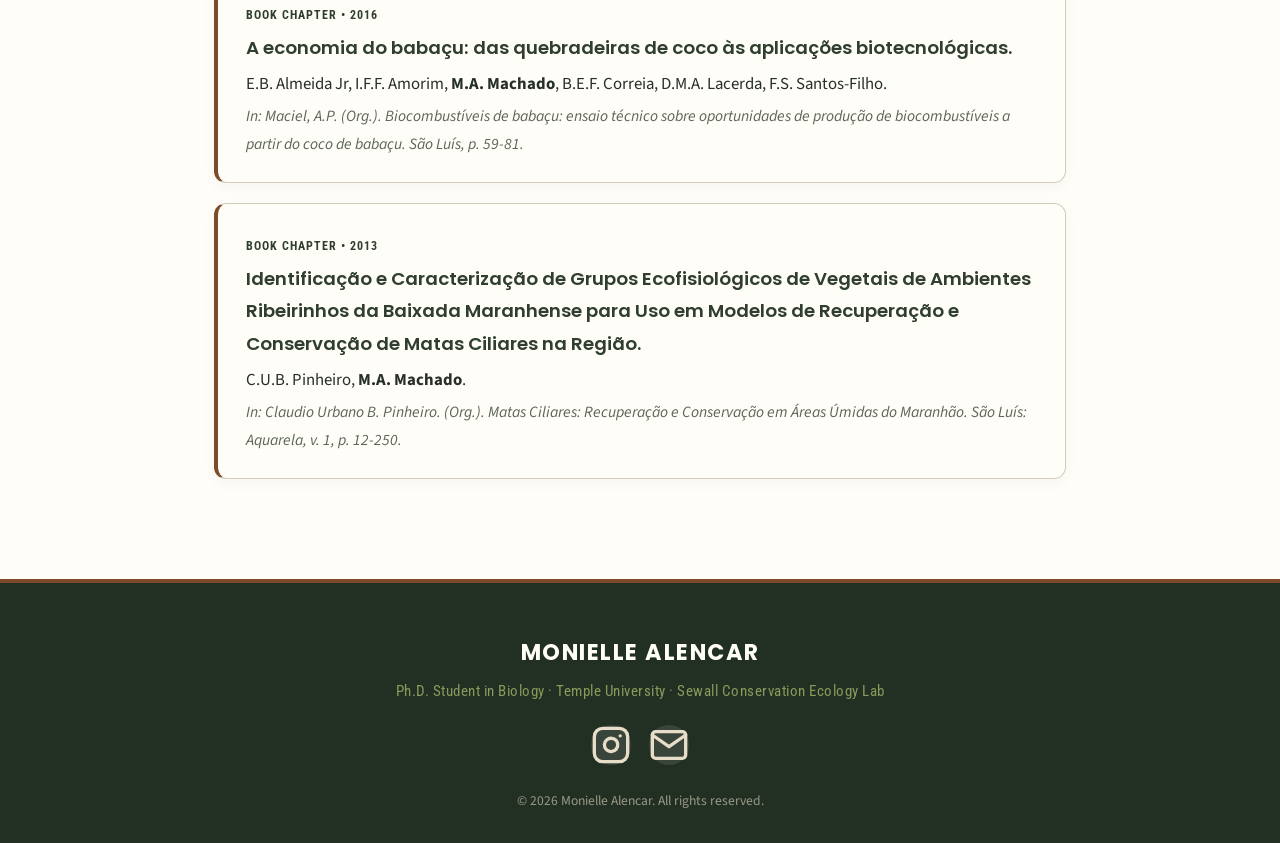
<file: publications.html>
<!DOCTYPE html>
<html lang="en">
<head>
  <meta charset="UTF-8">
  <meta name="viewport" content="width=device-width, initial-scale=1.0">
  <title>Publications — Monielle Alencar</title>
  <meta name="description" content="Peer-reviewed publications, book chapters, and research output by Monielle Alencar.">
  <link rel="preconnect" href="https://fonts.googleapis.com">
  <link rel="preconnect" href="https://fonts.gstatic.com" crossorigin>
  <link href="https://fonts.googleapis.com/css2?family=Poppins:ital,wght@0,400;0,600;0,700;1,400&family=Roboto+Condensed:wght@400;600;700&family=Source+Sans+Pro:ital,wght@0,400;0,600;1,400&display=swap" rel="stylesheet">
  <link rel="stylesheet" href="css/style.css">
</head>
<body>
  <!-- Navigation Header -->
  <nav class="navbar">
    <div class="nav-container">
      <a href="index.html" class="nav-logo-wrap">
        <span class="nav-logo">Monielle Alencar</span>
        <span class="nav-logo-sub">
          <span class="lang-en">ECOLOGIST &amp; PH.D. STUDENT</span>
          <span class="lang-pt" style="display:none;">ECOLÓGA &amp; DOUTORANDA</span>
        </span>
      </a>
      <div class="nav-right-wrap">
        <ul class="nav-menu">
          <li><a href="index.html" class="nav-link">
            <span class="lang-en">Home</span>
            <span class="lang-pt" style="display:none;">Início</span>
          </a></li>
          <li><a href="about.html" class="nav-link">
            <span class="lang-en">About</span>
            <span class="lang-pt" style="display:none;">Sobre</span>
          </a></li>
          <li><a href="research.html" class="nav-link">
            <span class="lang-en">Research</span>
            <span class="lang-pt" style="display:none;">Pesquisa</span>
          </a></li>
          <li><a href="sharing.html" class="nav-link">
            <span class="lang-en">Sharing &amp; Outreach</span>
            <span class="lang-pt" style="display:none;">Divulgação</span>
          </a></li>
          <li><a href="publications.html" class="nav-link active">
            <span class="lang-en">Publications</span>
            <span class="lang-pt" style="display:none;">Publicações</span>
          </a></li>
          <li><a href="contact.html" class="nav-link">
            <span class="lang-en">Contact</span>
            <span class="lang-pt" style="display:none;">Contato</span>
          </a></li>
        </ul>
        <div class="lang-switcher">
          <button id="lang-en-btn" class="lang-btn active" onclick="setLanguage('en')">EN</button>
          <span class="lang-divider">|</span>
          <button id="lang-pt-btn" class="lang-btn" onclick="setLanguage('pt')">PT</button>
        </div>
        <button class="nav-toggle" aria-label="Toggle navigation">
          <span class="hamburger"></span>
        </button>
      </div>
    </div>
  </nav>

  <main>
    <!-- Subpage Header -->
    <header class="moni-page-header">
      <div class="container">
        <span class="moni-page-tag">
          <span class="lang-en">PEER-REVIEWED RESEARCH &amp; BOOKS</span>
          <span class="lang-pt" style="display:none;">ARTIGOS REVISADOS POR PARES &amp; LIVROS</span>
        </span>
        <h1>
          <span class="lang-en">PUBLICATIONS</span>
          <span class="lang-pt" style="display:none;">PUBLICAÇÕES</span>
        </h1>
        <p>
          <span class="lang-en">Journal articles, floristic surveys, and book chapters</span>
          <span class="lang-pt" style="display:none;">Artigos científicos, levantamentos florísticos e capítulos de livros</span>
        </p>
      </div>
    </header>

    <section class="section section-white">
      <div class="container" style="max-width: 900px;">
        <div class="pub-note-box">
          <span class="lang-en">Previous name: Machado, M.A &bull; Current name: Alencar, M.A</span>
          <span class="lang-pt" style="display:none;">Nome anterior: Machado, M.A &bull; Nome atual: Alencar, M.A</span>
        </div>

        <h2 style="font-size: 1.6rem; color: var(--color-primary); margin-bottom: 24px; border-bottom: 2px solid var(--color-accent); padding-bottom: 8px;">
          <span class="lang-en">Peer-Reviewed Journal Articles</span>
          <span class="lang-pt" style="display:none;">Artigos em Periódicos Científicos</span>
        </h2>

        <div class="pub-card">
          <span class="pub-type-tag">JOURNAL ARTICLE &bull; 2019</span>
          <div class="pub-title">Spatial structure, diversity, and edaphic factors of an area of Amazonian coast vegetation in Brazil.</div>
          <div class="pub-authors"><strong>M.A. Machado</strong>, E.B. Almeida Jr.</div>
          <div class="pub-journal">Journal of the Torrey Botanical Society, 146(1), 58–68.</div>
        </div>

        <div class="pub-card">
          <span class="pub-type-tag">JOURNAL ARTICLE &bull; 2020</span>
          <div class="pub-title">Lista florística e formas de vida da vegetação de uma restinga em Alcântara, litoral ocidental do Maranhão, Nordeste do Brasil.</div>
          <div class="pub-authors">B.E.F. Correia, E.B. Almeida Jr, <strong>M.A. Machado</strong>.</div>
          <div class="pub-journal">Revista Brasileira de Geografia Física, 13(4), 1612-1627.</div>
        </div>

        <div class="pub-card">
          <span class="pub-type-tag">JOURNAL ARTICLE &bull; 2017</span>
          <div class="pub-title">Checklist of the restingas of Maranhão State, Northeast, Brazil.</div>
          <div class="pub-authors">E.B. Almeida Jr, <strong>M.A. Machado</strong>.</div>
          <div class="pub-journal">Indian Journal of Applied Research, 7(5), 603–612.</div>
        </div>

        <div class="pub-card">
          <span class="pub-type-tag">JOURNAL ARTICLE &bull; 2016</span>
          <div class="pub-title">Floristic of vegetation with marine influence in the south coast of Alagoas, Northeast, Brazil.</div>
          <div class="pub-authors">E.B. Almeida Jr, <strong>M.A. Machado</strong>.</div>
          <div class="pub-journal">Indian Journal of Applied Research, 6(9), 5–8.</div>
        </div>

        <h2 style="font-size: 1.6rem; color: var(--color-primary); margin-top: 48px; margin-bottom: 24px; border-bottom: 2px solid var(--color-accent); padding-bottom: 8px;">
          <span class="lang-en">Book Chapters &amp; Technical Reports</span>
          <span class="lang-pt" style="display:none;">Capítulos de Livros e Relatórios Técnicos</span>
        </h2>

        <div class="pub-card" style="border-left-color: var(--color-accent);">
          <span class="pub-type-tag" style="color: var(--color-primary);">BOOK CHAPTER &bull; 2016</span>
          <div class="pub-title">A economia do babaçu: das quebradeiras de coco às aplicações biotecnológicas.</div>
          <div class="pub-authors">E.B. Almeida Jr, I.F.F. Amorim, <strong>M.A. Machado</strong>, B.E.F. Correia, D.M.A. Lacerda, F.S. Santos-Filho.</div>
          <div class="pub-journal">In: Maciel, A.P. (Org.). Biocombustíveis de babaçu: ensaio técnico sobre oportunidades de produção de biocombustíveis a partir do coco de babaçu. São Luís, p. 59-81.</div>
        </div>

        <div class="pub-card" style="border-left-color: var(--color-accent);">
          <span class="pub-type-tag" style="color: var(--color-primary);">BOOK CHAPTER &bull; 2013</span>
          <div class="pub-title">Identificação e Caracterização de Grupos Ecofisiológicos de Vegetais de Ambientes Ribeirinhos da Baixada Maranhense para Uso em Modelos de Recuperação e Conservação de Matas Ciliares na Região.</div>
          <div class="pub-authors">C.U.B. Pinheiro, <strong>M.A. Machado</strong>.</div>
          <div class="pub-journal">In: Claudio Urbano B. Pinheiro. (Org.). Matas Ciliares: Recuperação e Conservação em Áreas Úmidas do Maranhão. São Luís: Aquarela, v. 1, p. 12-250.</div>
        </div>

      </div>
    </section>
  </main>

  <!-- Footer -->
  <footer class="site-footer">
    <div class="container">
      <p class="footer-name">Monielle Alencar</p>
      <p class="footer-affiliation">
        <span class="lang-en">Ph.D. Student in Biology &middot; Temple University &middot; Sewall Conservation Ecology Lab</span>
        <span class="lang-pt" style="display:none;">Doutoranda em Biologia &middot; Temple University &middot; Sewall Conservation Ecology Lab</span>
      </p>
      <div class="footer-links">
        <a href="https://www.instagram.com/ecologybymoni/" target="_blank" rel="noopener" aria-label="Instagram">
          <svg xmlns="http://www.w3.org/2000/svg" viewBox="0 0 24 24" fill="none" stroke="currentColor" stroke-width="2" stroke-linecap="round" stroke-linejoin="round"><rect x="2" y="2" width="20" height="20" rx="5" ry="5"/><path d="M16 11.37A4 4 0 1 1 12.63 8 4 4 0 0 1 16 11.37z"/><line x1="17.5" y1="6.5" x2="17.51" y2="6.5"/></svg>
        </a>
        <a href="mailto:monielle.alencar@temple.edu" aria-label="Email">
          <svg xmlns="http://www.w3.org/2000/svg" viewBox="0 0 24 24" fill="none" stroke="currentColor" stroke-width="2" stroke-linecap="round" stroke-linejoin="round"><path d="M4 4h16c1.1 0 2 .9 2 2v12c0 1.1-.9 2-2 2H4c-1.1 0-2-.9-2-2V6c0-1.1.9-2 2-2z"/><polyline points="22,6 12,13 2,6"/></svg>
        </a>
      </div>
      <p class="footer-copyright">&copy; 2026 Monielle Alencar. All rights reserved.</p>
    </div>
  </footer>

  <script src="js/main.js"></script>
</body>
</html>
</file>
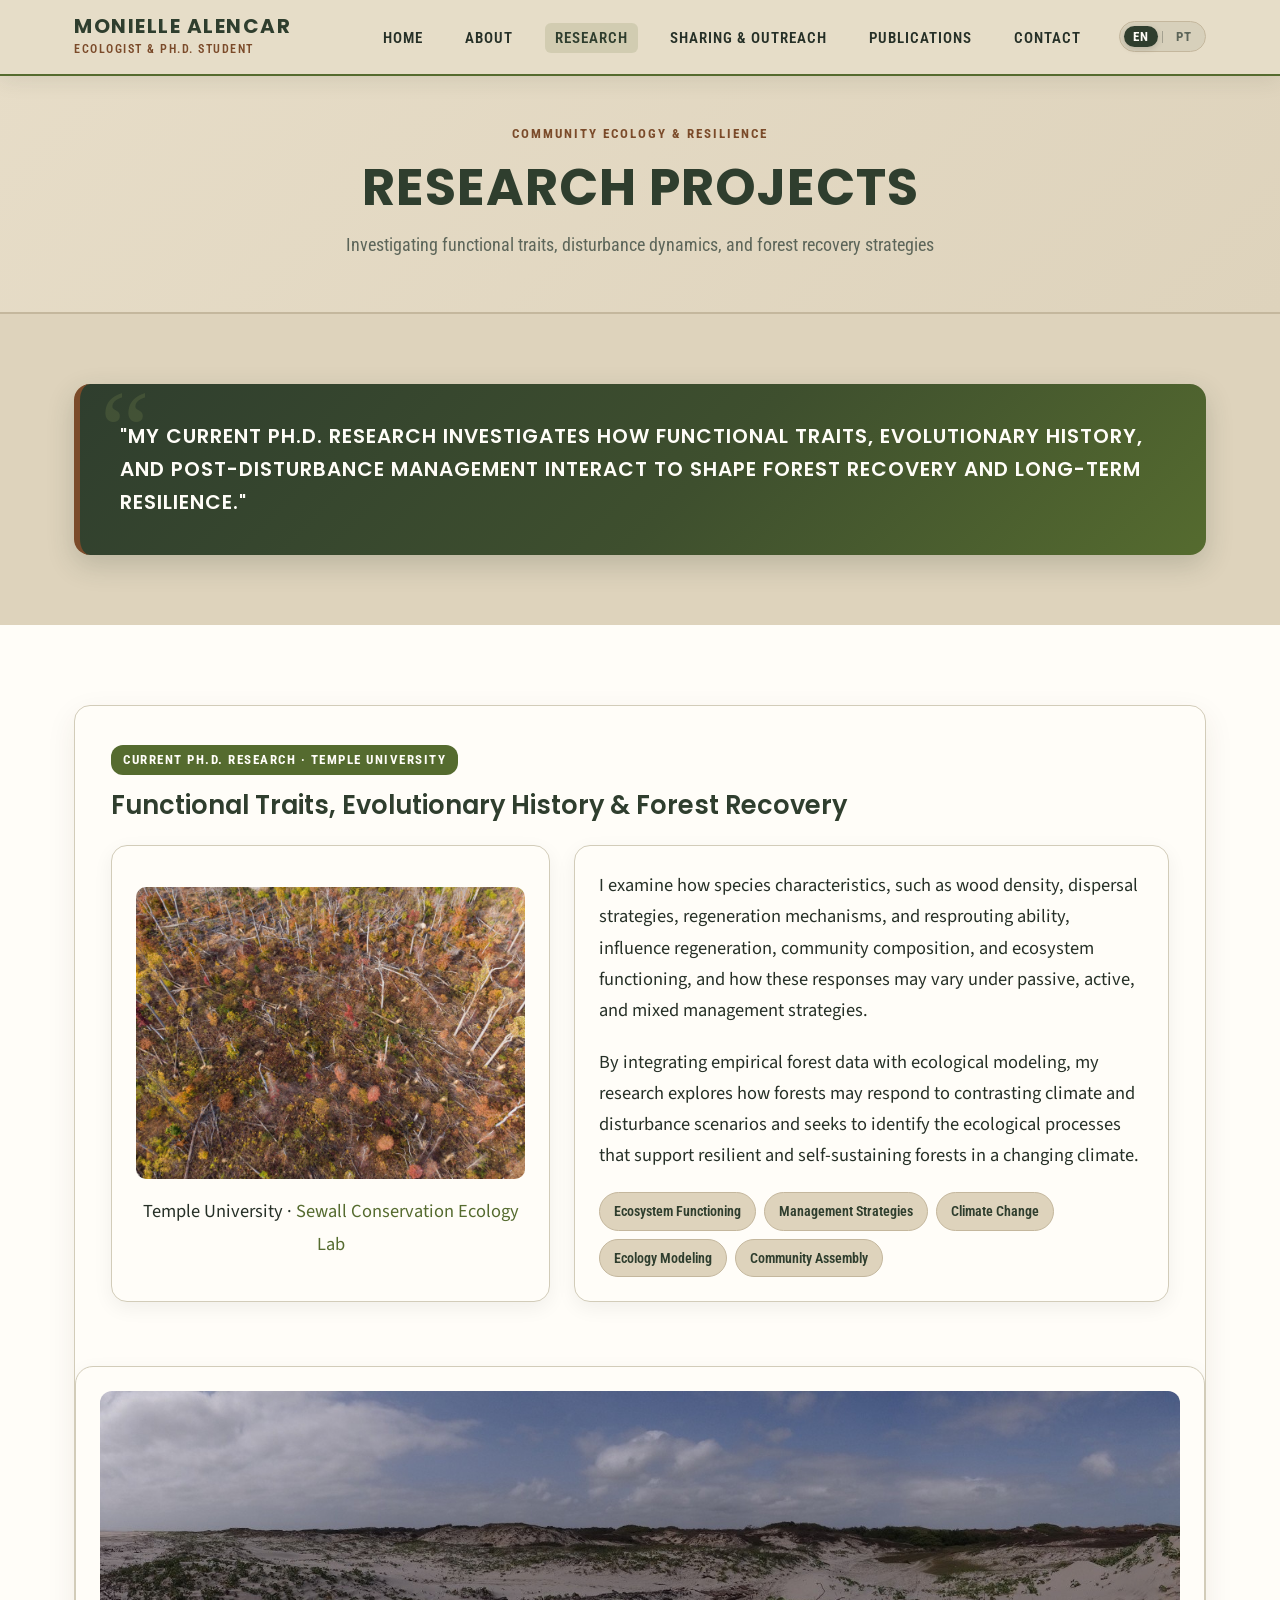
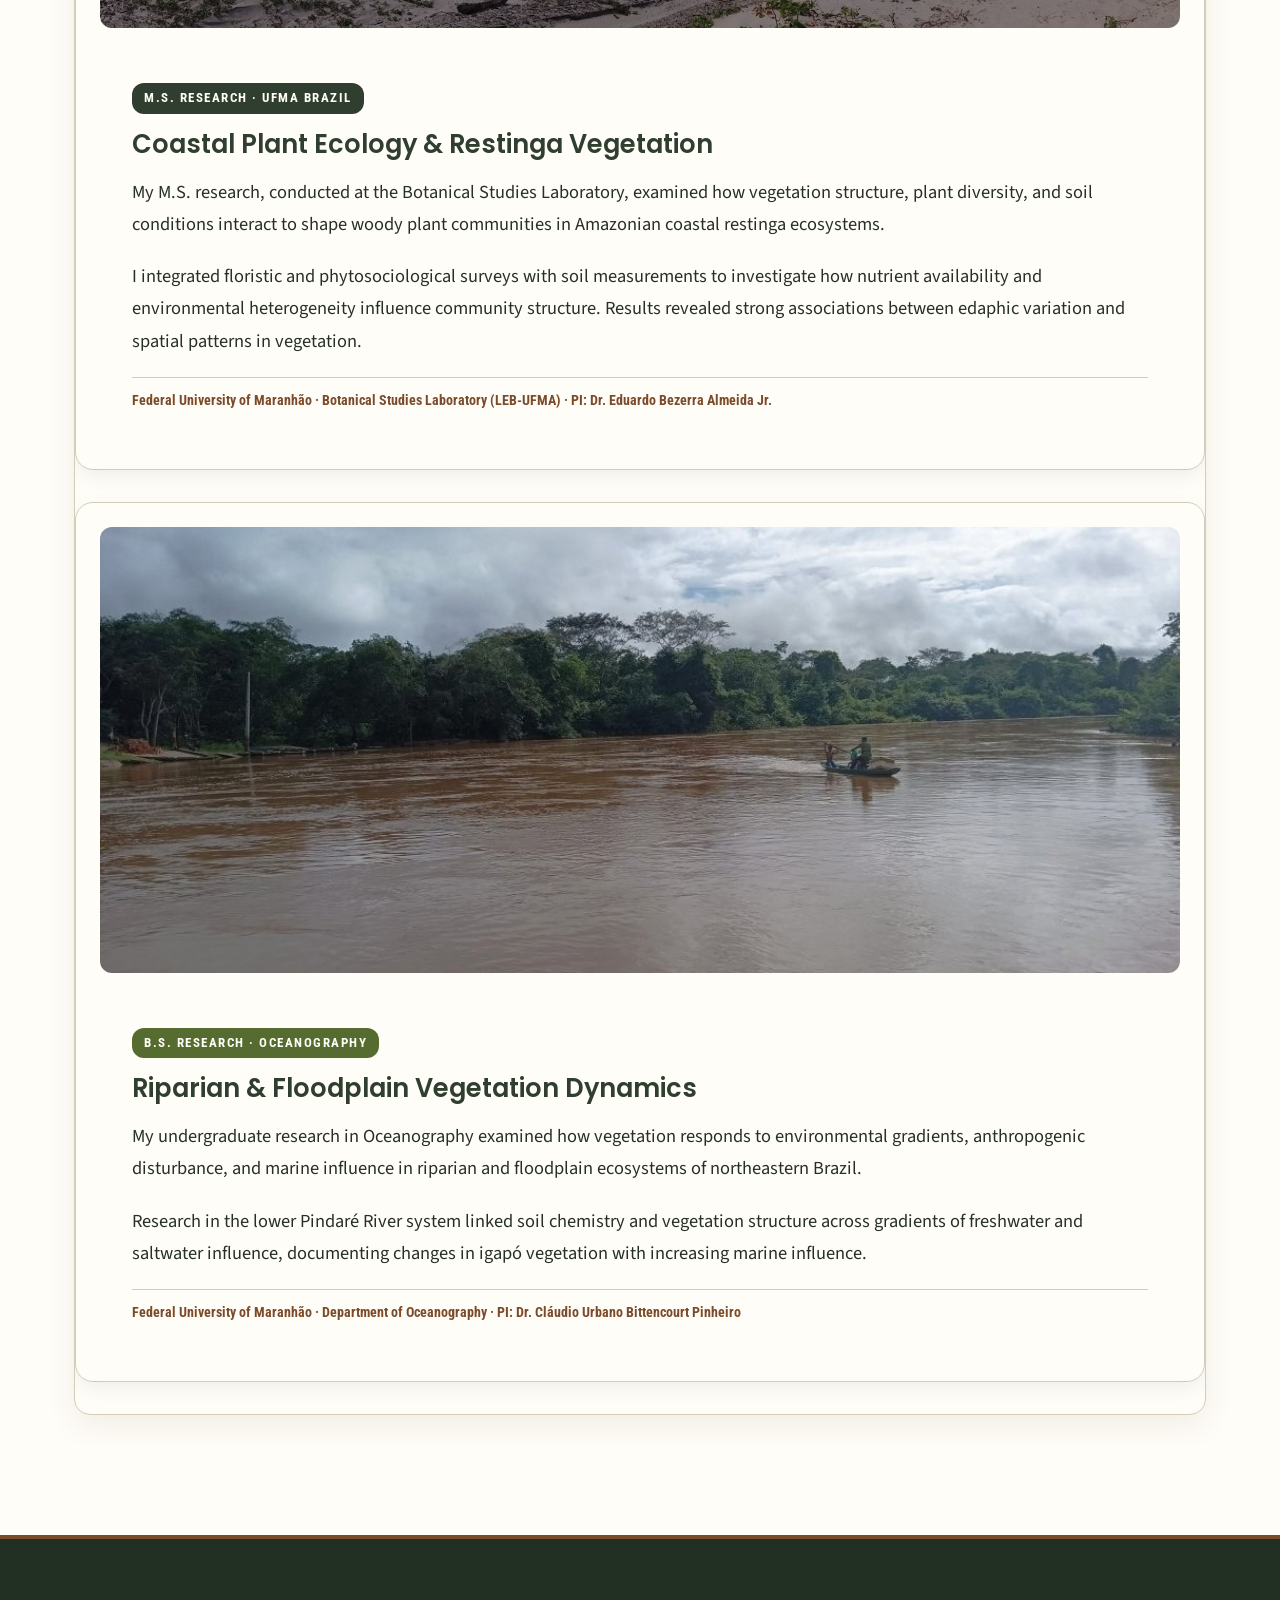
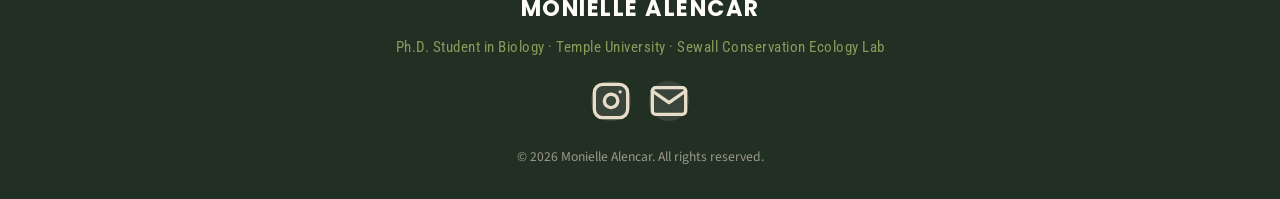
<file: research.html>
<!DOCTYPE html>
<html lang="en">
<head>
  <meta charset="UTF-8">
  <meta name="viewport" content="width=device-width, initial-scale=1.0">
  <title>Research — Monielle Alencar</title>
  <meta name="description" content="Research by Monielle Alencar on plant community ecology, disturbance dynamics, functional traits, and forest recovery.">
  <link rel="preconnect" href="https://fonts.googleapis.com">
  <link rel="preconnect" href="https://fonts.gstatic.com" crossorigin>
  <link href="https://fonts.googleapis.com/css2?family=Poppins:ital,wght@0,400;0,600;0,700;1,400&family=Roboto+Condensed:wght@400;600;700&family=Source+Sans+Pro:ital,wght@0,400;0,600;1,400&display=swap" rel="stylesheet">
  <link rel="stylesheet" href="css/style.css">
</head>
<body>
  <!-- Navigation Header -->
  <nav class="navbar">
    <div class="nav-container">
      <a href="index.html" class="nav-logo-wrap">
        <span class="nav-logo">Monielle Alencar</span>
        <span class="nav-logo-sub">
          <span class="lang-en">ECOLOGIST &amp; PH.D. STUDENT</span>
          <span class="lang-pt" style="display:none;">ECOLÓGA &amp; DOUTORANDA</span>
        </span>
      </a>
      <div class="nav-right-wrap">
        <ul class="nav-menu">
          <li><a href="index.html" class="nav-link">
            <span class="lang-en">Home</span>
            <span class="lang-pt" style="display:none;">Início</span>
          </a></li>
          <li><a href="about.html" class="nav-link">
            <span class="lang-en">About</span>
            <span class="lang-pt" style="display:none;">Sobre</span>
          </a></li>
          <li><a href="research.html" class="nav-link active">
            <span class="lang-en">Research</span>
            <span class="lang-pt" style="display:none;">Pesquisa</span>
          </a></li>
          <li><a href="sharing.html" class="nav-link">
            <span class="lang-en">Sharing &amp; Outreach</span>
            <span class="lang-pt" style="display:none;">Divulgação</span>
          </a></li>
          <li><a href="publications.html" class="nav-link">
            <span class="lang-en">Publications</span>
            <span class="lang-pt" style="display:none;">Publicações</span>
          </a></li>
          <li><a href="contact.html" class="nav-link">
            <span class="lang-en">Contact</span>
            <span class="lang-pt" style="display:none;">Contato</span>
          </a></li>
        </ul>
        <div class="lang-switcher">
          <button id="lang-en-btn" class="lang-btn active" onclick="setLanguage('en')">EN</button>
          <span class="lang-divider">|</span>
          <button id="lang-pt-btn" class="lang-btn" onclick="setLanguage('pt')">PT</button>
        </div>
        <button class="nav-toggle" aria-label="Toggle navigation">
          <span class="hamburger"></span>
        </button>
      </div>
    </div>
  </nav>

  <main>
    <!-- Subpage Header -->
    <header class="moni-page-header">
      <div class="container">
        <span class="moni-page-tag">
          <span class="lang-en">COMMUNITY ECOLOGY &amp; RESILIENCE</span>
          <span class="lang-pt" style="display:none;">ECOLOGIA DE COMUNIDADES &amp; RESILIÊNCIA</span>
        </span>
        <h1>
          <span class="lang-en">RESEARCH PROJECTS</span>
          <span class="lang-pt" style="display:none;">PROJETOS DE PESQUISA</span>
        </h1>
        <p>
          <span class="lang-en">Investigating functional traits, disturbance dynamics, and forest recovery strategies</span>
          <span class="lang-pt" style="display:none;">Investigando atributos funcionais, dinâmica de distúrbios e estratégias de recuperação</span>
        </p>
      </div>
    </header>

    <!-- PowerPoint Quote Callout Banner (Slide 4) -->
    <section class="section section-cream" style="padding: 30px 0;">
      <div class="container">
        <div class="pptx-callout-banner">
          <p>
            <span class="lang-en">"MY CURRENT PH.D. RESEARCH INVESTIGATES HOW FUNCTIONAL TRAITS, EVOLUTIONARY HISTORY, AND POST-DISTURBANCE MANAGEMENT INTERACT TO SHAPE FOREST RECOVERY AND LONG-TERM RESILIENCE."</span>
            <span class="lang-pt" style="display:none;">"MINHA PESQUISA DE DOUTORADO INVESTIGA COMO ATRIBUTOS FUNCIONAIS, HISTÓRIA EVOLUTIVA E MANEJO PÓS-DISTÚRBIO INTERAGEM PARA MOLDAR A RECUPERAÇÃO FLORESTAL E A RESILIÊNCIA A LONGO PRAZO."</span>
          </p>
        </div>
      </div>
    </section>

    <!-- Current Ph.D. Research (Slide 4) -->
    <section class="section section-white">
      <div class="container">
        <div class="research-card-featured">
          <div class="research-card-body">
            <span class="research-badge-tag">
              <span class="lang-en">CURRENT PH.D. RESEARCH &middot; TEMPLE UNIVERSITY</span>
              <span class="lang-pt" style="display:none;">DOUTORADO ATUAL &middot; TEMPLE UNIVERSITY</span>
            </span>
            <h3>
              <span class="lang-en">Functional Traits, Evolutionary History &amp; Forest Recovery</span>
              <span class="lang-pt" style="display:none;">Atributos Funcionais, História Evolutiva e Recuperação Florestal</span>
            </h3>


<div class="phd-research-layout">

  <!-- PHOTO CARD -->
  <div class="phd-photo-card">
    <img
      src="Photos/research-phd-forest.jpg"
      alt="Forest research at Temple University">

    <p class="phd-lab-link">
      Temple University ·
      <a href="https://sites.temple.edu/bjsewall/"
         target="_blank"
         rel="noopener">
        Sewall Conservation Ecology Lab
      </a>
    </p>
  </div>

  <!-- TEXT CARD -->
  <div class="phd-text-card">

    <p class="lang-en">
      I examine how species characteristics, such as wood density, dispersal strategies, regeneration mechanisms, and resprouting ability, influence regeneration, community composition, and ecosystem functioning, and how these responses may vary under passive, active, and mixed management strategies.
    </p>

    <p class="lang-pt" style="display:none;">
      Examino como as características das espécies (como densidade da madeira, estratégias de dispersão, mecanismos de regeneração e capacidade de rebrotamento) influenciam a regeneração, a composição da comunidade e o funcionamento do ecossistema sob estratégias de manejo passivo, ativo e misto.
    </p>

    <p class="lang-en">
      By integrating empirical forest data with ecological modeling, my research explores how forests may respond to contrasting climate and disturbance scenarios and seeks to identify the ecological processes that support resilient and self-sustaining forests in a changing climate.
    </p>

    <p class="lang-pt" style="display:none;">
      Integrando dados florestais empíricos com modelagem ecológica, minha pesquisa explora como as florestas podem responder a cenários contrastantes de clima e distúrbios, buscando identificar os processos ecológicos que suportam florestas resilientes e autossustentáveis.
    </p>

    <div class="trait-tags">
      <span class="trait-tag">
        <span class="lang-en">Ecosystem Functioning</span>
        <span class="lang-pt" style="display:none;">Funcionamento dos Ecossistemas</span>
      </span>

      <span class="trait-tag">
        <span class="lang-en">Management Strategies</span>
        <span class="lang-pt" style="display:none;">Estratégias de Manejo</span>
      </span>

      <span class="trait-tag">
        <span class="lang-en">Climate Change</span>
        <span class="lang-pt" style="display:none;">Mudanças Climáticas</span>
      </span>

      <span class="trait-tag">
        <span class="lang-en">Ecology Modeling</span>
        <span class="lang-pt" style="display:none;">Modelagem Ecológica</span>
      </span>

      <span class="trait-tag">
        <span class="lang-en">Community Assembly</span>
        <span class="lang-pt" style="display:none;">Montagem de Comunidades</span>
      </span>
    </div>

  </div>
</div>

</div>

        <!-- Previous M.S. Research (Slide 5) -->

        <div class="research-card-h">
          <img src="Photos/research-restinga.jpg" alt="Amazonian coastal restinga vegetation in Maranhão, Brazil">
          <div class="research-card-h-content">
            <span class="research-badge-tag" style="background: var(--color-primary);">
              <span class="lang-en">M.S. RESEARCH &middot; UFMA BRAZIL</span>
              <span class="lang-pt" style="display:none;">MESTRADO &middot; UFMA BRASIL</span>
            </span>
            <h3>
              <span class="lang-en">Coastal Plant Ecology &amp; Restinga Vegetation</span>
              <span class="lang-pt" style="display:none;">Ecologia de Plantas Costeiras &amp; Vegetação de Restinga</span>
            </h3>
            <p class="lang-en">My M.S. research, conducted at the Botanical Studies Laboratory, examined how vegetation structure, plant diversity, and soil conditions interact to shape woody plant communities in Amazonian coastal restinga ecosystems.</p>
            <p class="lang-pt" style="display:none;">Minha pesquisa de mestrado, realizada no Laboratório de Estudos Botânicos, examinou como a estrutura da vegetação, a diversidade de plantas e as condições do solo interagem para moldar comunidades arbustivo-arbóreas em restingas amazônicas.</p>

            <p class="lang-en">I integrated floristic and phytosociological surveys with soil measurements to investigate how nutrient availability and environmental heterogeneity influence community structure. Results revealed strong associations between edaphic variation and spatial patterns in vegetation.</p>
            <p class="lang-pt" style="display:none;">Integrei levantamentos florísticos e fitossociológicos com medições edáficas para investigar como a disponibilidade de nutrientes e a heterogeneidade ambiental influenciam a estrutura da comunidade.</p>

            <div class="pi-tag">
              Federal University of Maranhão &middot; Botanical Studies Laboratory (LEB-UFMA) &middot; PI: Dr. Eduardo Bezerra Almeida Jr.
            </div>
          </div>
        </div>

        <!-- Previous B.S. Research (Slide 6) -->
        <div class="research-card-h">
          <img src="Photos/research-riparian.jpg" alt="Riparian and floodplain vegetation in Maranhão">
          <div class="research-card-h-content">
            <span class="research-badge-tag" style="background: var(--color-spruce);">
              <span class="lang-en">B.S. RESEARCH &middot; OCEANOGRAPHY</span>
              <span class="lang-pt" style="display:none;">GRADUAÇÃO &middot; OCEANOGRAFIA</span>
            </span>
            <h3>
              <span class="lang-en">Riparian &amp; Floodplain Vegetation Dynamics</span>
              <span class="lang-pt" style="display:none;">Dinâmica de Vegetação Ciliar e Inundável</span>
            </h3>
            <p class="lang-en">My undergraduate research in Oceanography examined how vegetation responds to environmental gradients, anthropogenic disturbance, and marine influence in riparian and floodplain ecosystems of northeastern Brazil.</p>
            <p class="lang-pt" style="display:none;">Minha pesquisa de graduação em Oceanografia examinou como a vegetação responde a gradientes ambientais, distúrbios antrópicos e influência marinha em ecossistemas ciliares do nordeste do Brasil.</p>

            <p class="lang-en">Research in the lower Pindaré River system linked soil chemistry and vegetation structure across gradients of freshwater and saltwater influence, documenting changes in igapó vegetation with increasing marine influence.</p>
            <p class="lang-pt" style="display:none;">Pesquisas no baixo Rio Pindaré associaram a química do solo e a estrutura da vegetação a gradientes de influência de água doce e salgada, documentando mudanças na vegetação de igapó.</p>

            <div class="pi-tag">
              Federal University of Maranhão &middot; Department of Oceanography &middot; PI: Dr. Cláudio Urbano Bittencourt Pinheiro
            </div>
          </div>
        </div>
      </div>
    </section>
  </main>

  <!-- Footer -->
  <footer class="site-footer">
    <div class="container">
      <p class="footer-name">Monielle Alencar</p>
      <p class="footer-affiliation">
        <span class="lang-en">Ph.D. Student in Biology &middot; Temple University &middot; Sewall Conservation Ecology Lab</span>
        <span class="lang-pt" style="display:none;">Doutoranda em Biologia &middot; Temple University &middot; Sewall Conservation Ecology Lab</span>
      </p>
      <div class="footer-links">
        <a href="https://www.instagram.com/ecologybymoni/" target="_blank" rel="noopener" aria-label="Instagram">
          <svg xmlns="http://www.w3.org/2000/svg" viewBox="0 0 24 24" fill="none" stroke="currentColor" stroke-width="2" stroke-linecap="round" stroke-linejoin="round"><rect x="2" y="2" width="20" height="20" rx="5" ry="5"/><path d="M16 11.37A4 4 0 1 1 12.63 8 4 4 0 0 1 16 11.37z"/><line x1="17.5" y1="6.5" x2="17.51" y2="6.5"/></svg>
        </a>
        <a href="mailto:monielle.alencar@temple.edu" aria-label="Email">
          <svg xmlns="http://www.w3.org/2000/svg" viewBox="0 0 24 24" fill="none" stroke="currentColor" stroke-width="2" stroke-linecap="round" stroke-linejoin="round"><path d="M4 4h16c1.1 0 2 .9 2 2v12c0 1.1-.9 2-2 2H4c-1.1 0-2-.9-2-2V6c0-1.1.9-2 2-2z"/><polyline points="22,6 12,13 2,6"/></svg>
        </a>
      </div>
      <p class="footer-copyright">&copy; 2026 Monielle Alencar. All rights reserved.</p>
    </div>
  </footer>

  <script src="js/main.js"></script>
</body>
</html>
</file>
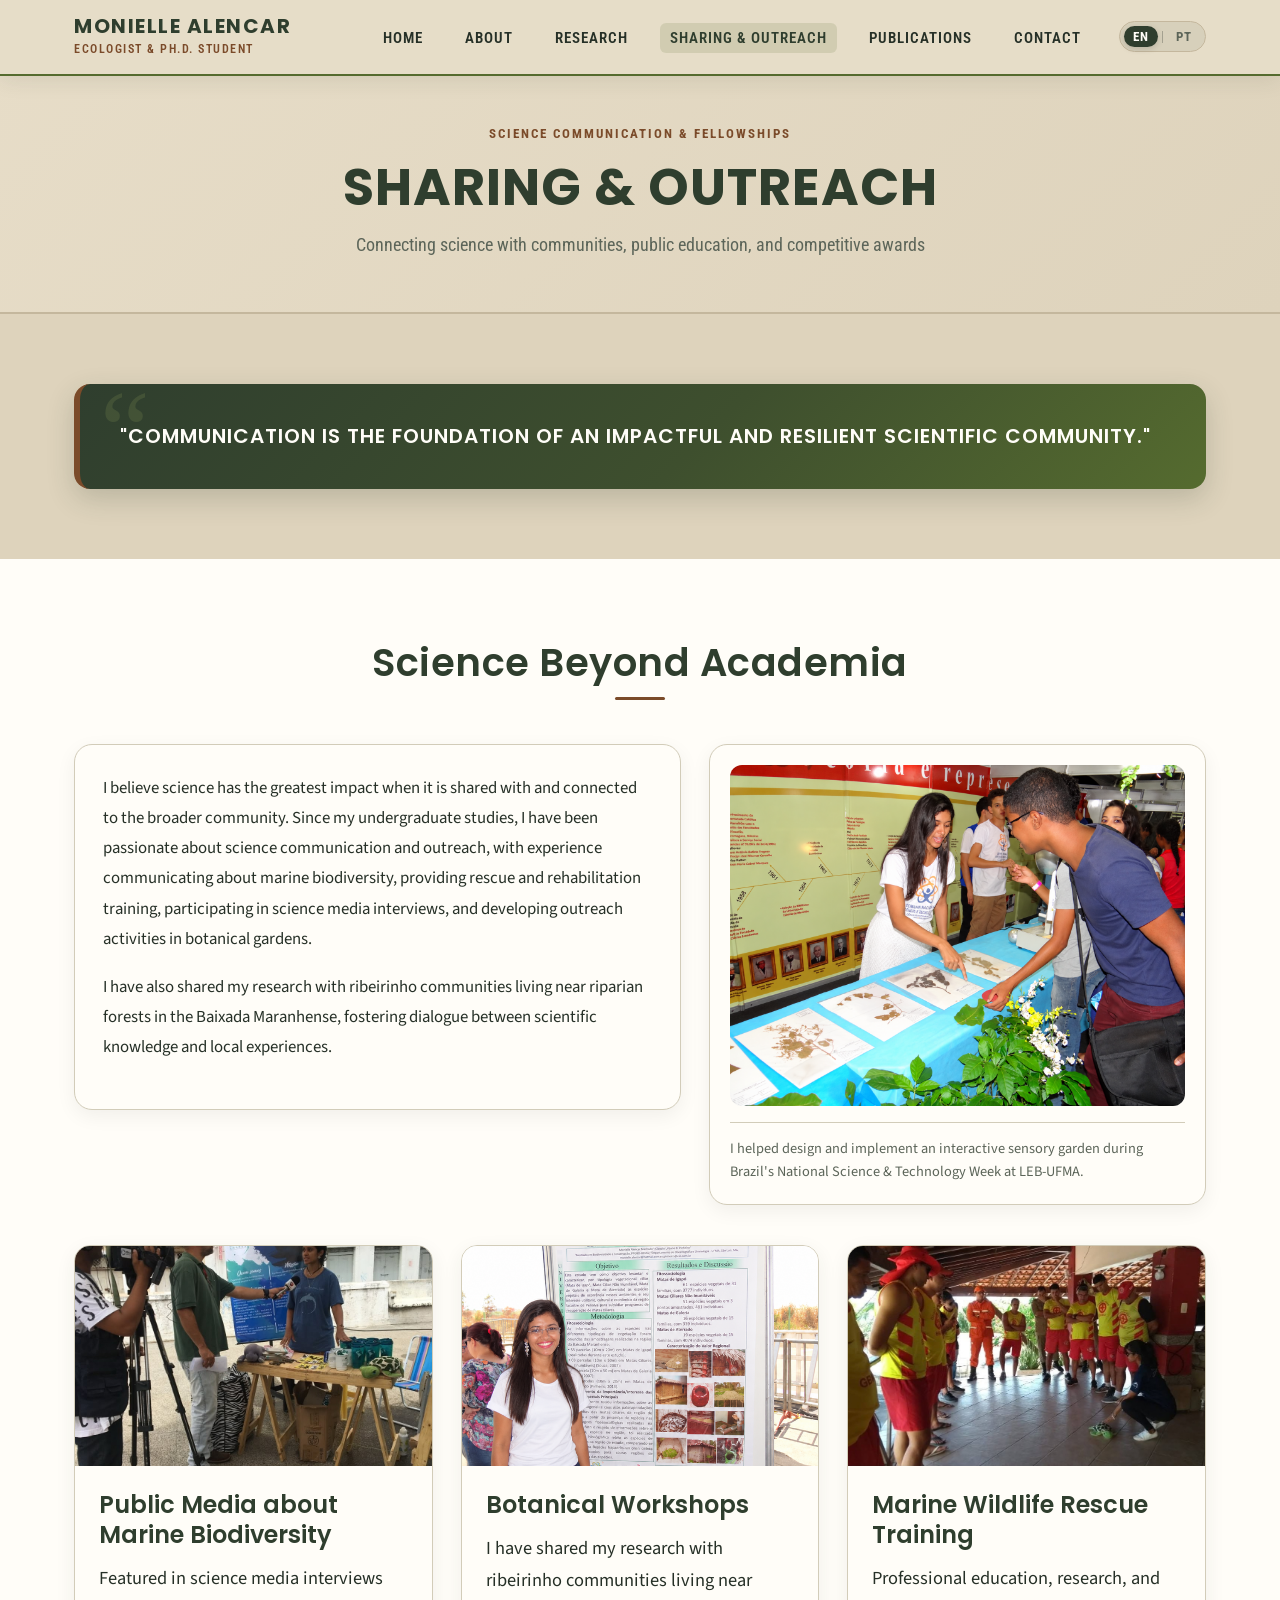
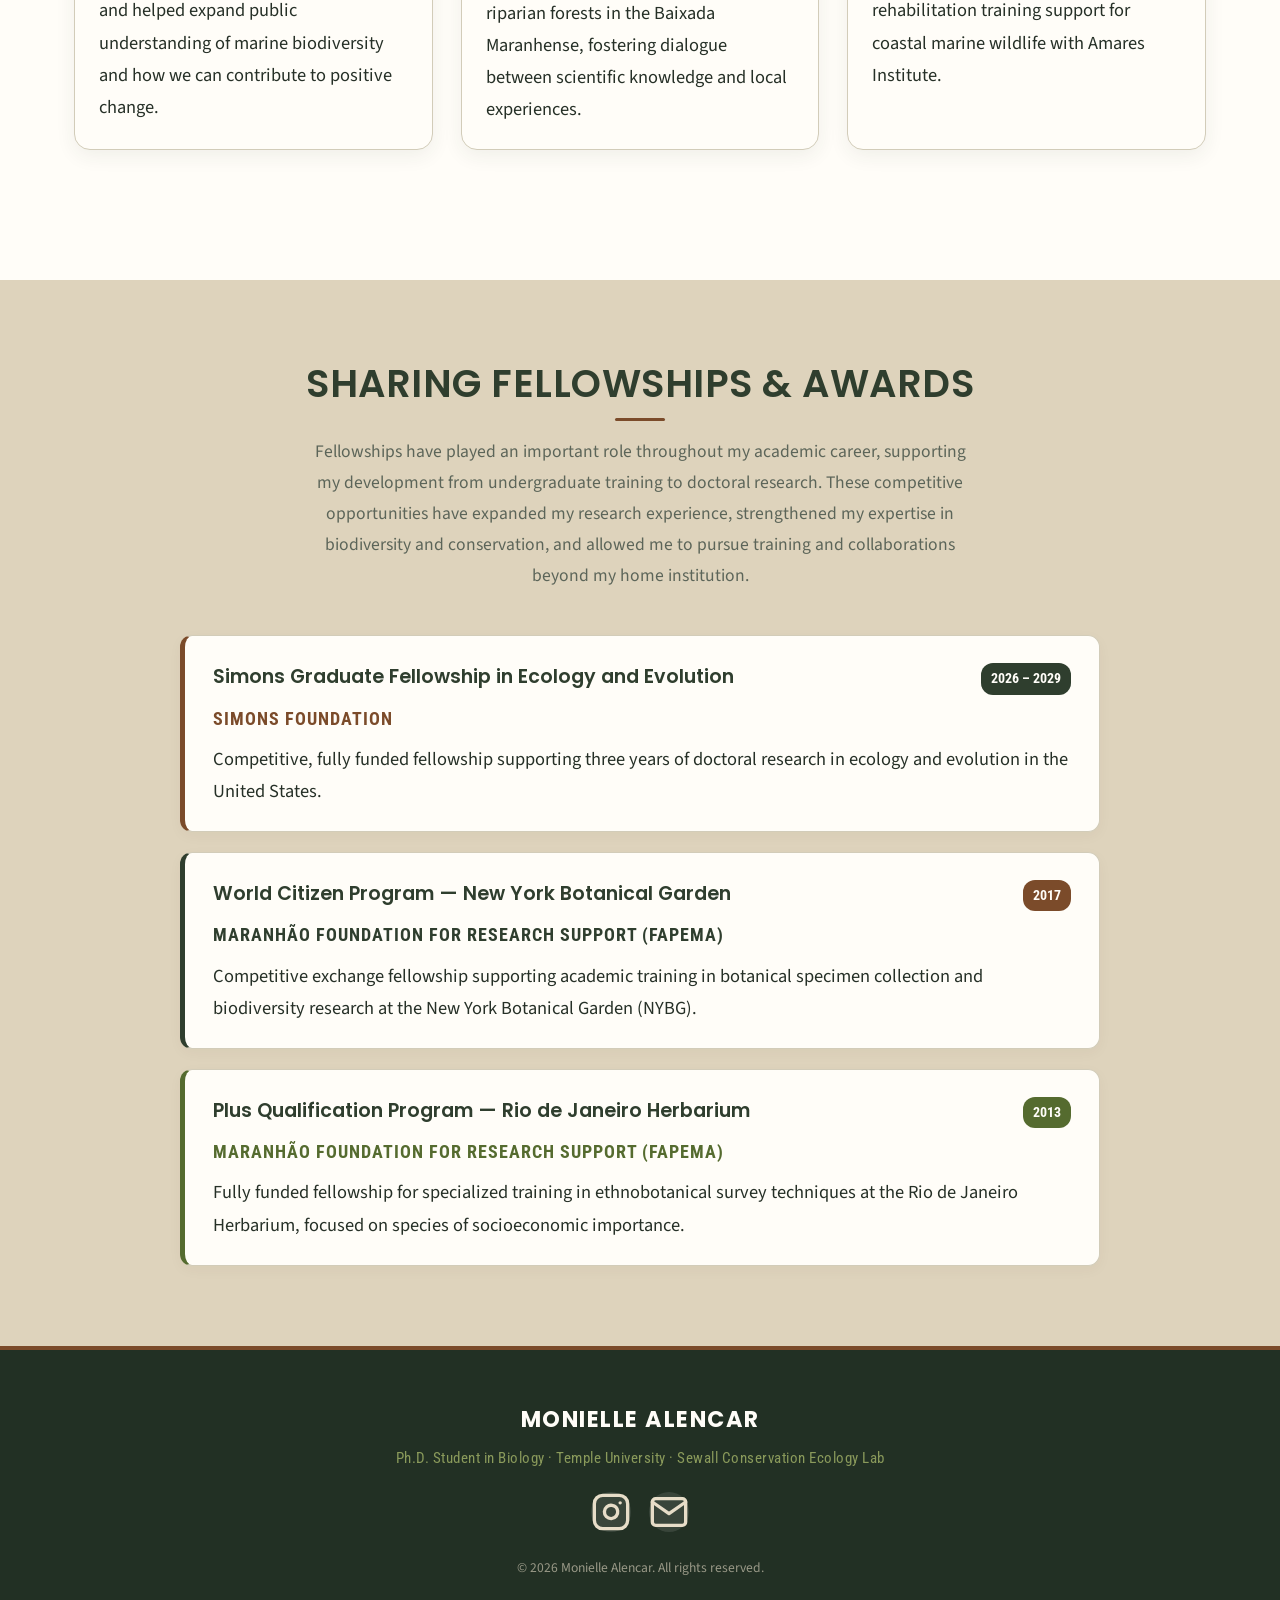
<file: sharing.html>
<!DOCTYPE html>
<html lang="en">
<head>
  <meta charset="UTF-8">
  <meta name="viewport" content="width=device-width, initial-scale=1.0">
  <title>Sharing &amp; Outreach — Monielle Alencar</title>
  <meta name="description" content="Science communication, community outreach, and fellowships by Monielle Alencar.">
  <link rel="preconnect" href="https://fonts.googleapis.com">
  <link rel="preconnect" href="https://fonts.gstatic.com" crossorigin>
  <link href="https://fonts.googleapis.com/css2?family=Poppins:ital,wght@0,400;0,600;0,700;1,400&family=Roboto+Condensed:wght@400;600;700&family=Source+Sans+Pro:ital,wght@0,400;0,600;1,400&display=swap" rel="stylesheet">
  <link rel="stylesheet" href="css/style.css">
</head>
<body>
  <!-- Navigation Header -->
  <nav class="navbar">
    <div class="nav-container">
      <a href="index.html" class="nav-logo-wrap">
        <span class="nav-logo">Monielle Alencar</span>
        <span class="nav-logo-sub">
          <span class="lang-en">ECOLOGIST &amp; PH.D. STUDENT</span>
          <span class="lang-pt" style="display:none;">ECOLÓGA &amp; DOUTORANDA</span>
        </span>
      </a>
      <div class="nav-right-wrap">
        <ul class="nav-menu">
          <li><a href="index.html" class="nav-link">
            <span class="lang-en">Home</span>
            <span class="lang-pt" style="display:none;">Início</span>
          </a></li>
          <li><a href="about.html" class="nav-link">
            <span class="lang-en">About</span>
            <span class="lang-pt" style="display:none;">Sobre</span>
          </a></li>
          <li><a href="research.html" class="nav-link">
            <span class="lang-en">Research</span>
            <span class="lang-pt" style="display:none;">Pesquisa</span>
          </a></li>
          <li><a href="sharing.html" class="nav-link active">
            <span class="lang-en">Sharing &amp; Outreach</span>
            <span class="lang-pt" style="display:none;">Divulgação</span>
          </a></li>
          <li><a href="publications.html" class="nav-link">
            <span class="lang-en">Publications</span>
            <span class="lang-pt" style="display:none;">Publicações</span>
          </a></li>
          <li><a href="contact.html" class="nav-link">
            <span class="lang-en">Contact</span>
            <span class="lang-pt" style="display:none;">Contato</span>
          </a></li>
        </ul>
        <div class="lang-switcher">
          <button id="lang-en-btn" class="lang-btn active" onclick="setLanguage('en')">EN</button>
          <span class="lang-divider">|</span>
          <button id="lang-pt-btn" class="lang-btn" onclick="setLanguage('pt')">PT</button>
        </div>
        <button class="nav-toggle" aria-label="Toggle navigation">
          <span class="hamburger"></span>
        </button>
      </div>
    </div>
  </nav>

  <main>
    <!-- Subpage Header -->
    <header class="moni-page-header">
      <div class="container">
        <span class="moni-page-tag">
          <span class="lang-en">SCIENCE COMMUNICATION &amp; FELLOWSHIPS</span>
          <span class="lang-pt" style="display:none;">COMUNICAÇÃO CIENTÍFICA &amp; BOLSAS</span>
        </span>
        <h1>
          <span class="lang-en">SHARING &amp; OUTREACH</span>
          <span class="lang-pt" style="display:none;">DIVULGAÇÃO &amp; EXTENSÃO</span>
        </h1>
        <p>
          <span class="lang-en">Connecting science with communities, public education, and competitive awards</span>
          <span class="lang-pt" style="display:none;">Conectando a ciência com comunidades, educação pública e bolsas competitivas</span>
        </p>
      </div>
    </header>

  <!-- PowerPoint Quote Callout Banner (Slide 7) -->
<section class="section section-cream" style="padding: 30px 0;">

  <div class="container">

    <div class="pptx-callout-banner">
      <p>
        <span class="lang-en">
          "Communication is the foundation of an impactful and resilient scientific community."
        </span>

        <span class="lang-pt" style="display:none;">
          "A comunicação é a base de uma comunidade científica impactante e resiliente."
        </span>
      </p>
    </div>

  </div>

</section>


<!-- Science Beyond Academia (Slide 7) -->
<section class="section section-white">

  <div class="container">

    <!-- Section Header -->
    <div class="section-header">

      <h2>
        <span class="lang-en">Science Beyond Academia</span>
        <span class="lang-pt" style="display:none;">
          Ciência Além da Academia
        </span>
      </h2>

      <div class="section-line"></div>

    </div>


    <!-- Main Science Communication Section -->
    <!-- Science Communication: Separate Photo and Text Cards -->

<div class="sharing-feature-layout">

  <!-- PHOTO CARD -->
  
<div class="sharing-feature-photo">
  <img
    src="Photos/Demonstração de botânica na feira científica (1).png"
    alt="Interactive sensory garden demonstration at LEB-UFMA">

  <p class="sharing-photo-caption">
    <span class="lang-en">
      I helped design and implement an interactive sensory garden during Brazil's National Science &amp; Technology Week at LEB-UFMA.
    </span>
    <span class="lang-pt" style="display:none;">
      Ajudei a projetar e implementar um jardim sensorial interativo durante a Semana Nacional de Ciência e Tecnologia do Brasil, no LEB-UFMA.
    </span>
  </p>
</div>


  <!-- TEXT CARD -->
  <div class="sharing-feature-text">

    <p class="lang-en">
      I believe science has the greatest impact when it is shared with and connected to the broader community. Since my undergraduate studies, I have been passionate about science communication and outreach, with experience communicating about marine biodiversity, providing rescue and rehabilitation training, participating in science media interviews, and developing outreach activities in botanical gardens.
    </p>

    <p class="lang-pt" style="display:none;">
      Acredito que a ciência tem seu maior impacto quando compartilhada e conectada à comunidade. Desde a graduação, sou apaixonada pela comunicação científica e extensão, com experiência na divulgação da biodiversidade marinha, capacitação em resgate e reabilitação de fauna, entrevistas científicas na mídia e atividades em jardins botânicos.
    </p>

    <p class="lang-en">
      I have also shared my research with ribeirinho communities living near riparian forests in the Baixada Maranhense, fostering dialogue between scientific knowledge and local experiences.
    </p>

    <p class="lang-pt" style="display:none;">
      Também compartilhei minha pesquisa com comunidades ribeirinhas que vivem próximas a florestas ciliares na Baixada Maranhense, promovendo o diálogo entre o conhecimento científico e as experiências locais.
    </p>

  </div>

</div>


    <!-- Outreach Cards Grid -->
    <div class="sharing-grid">


      <!-- Card 1: Public Media about Marine Biodiversity -->
      <div class="sharing-card">

        <img
          src="Photos/outreach-media.jpg"
          alt="Science media interview about marine biodiversity">

        <div class="sharing-card-content">

          <h3>
            <span class="lang-en">
              Public Media about Marine Biodiversity
            </span>

            <span class="lang-pt" style="display:none;">
              Mídia e Biodiversidade Marinha
            </span>
          </h3>

          <p>
            <span class="lang-en">
              Featured in science media interviews and helped expand public understanding of marine biodiversity and how we can contribute to positive change.
            </span>

            <span class="lang-pt" style="display:none;">
              Participação em entrevistas na mídia científica, contribuindo para ampliar a compreensão pública sobre a biodiversidade marinha e sobre como podemos contribuir para mudanças positivas.
            </span>
          </p>

        </div>

      </div>


      <!-- Card 2: Botanical Workshops -->
      <div class="sharing-card">

        <img
          src="Photos/outreach-community.png"
          alt="Botanical research and community outreach">

        <div class="sharing-card-content">

          <h3>
            <span class="lang-en">
              Botanical Workshops
            </span>

            <span class="lang-pt" style="display:none;">
              Oficinas Botânicas
            </span>
          </h3>

          <p>
            <span class="lang-en">
              I have shared my research with ribeirinho communities living near riparian forests in the Baixada Maranhense, fostering dialogue between scientific knowledge and local experiences.
            </span>

            <span class="lang-pt" style="display:none;">
              Compartilhei minha pesquisa com comunidades ribeirinhas que vivem próximas a florestas ciliares na Baixada Maranhense, promovendo o diálogo entre o conhecimento científico e as experiências locais.
            </span>
          </p>

        </div>

      </div>


      <!-- Card 3: Marine Wildlife Rescue Training -->
      <div class="sharing-card">

        <img
          src="Photos/outreach-rescuetraining.jpg"
          alt="Marine wildlife rescue training">

        <div class="sharing-card-content">

          <h3>
            <span class="lang-en">
              Marine Wildlife Rescue Training
            </span>

            <span class="lang-pt" style="display:none;">
              Treinamento em Resgate de Fauna Marinha
            </span>
          </h3>

          <p>
            <span class="lang-en">
              Professional education, research, and rehabilitation training support for coastal marine wildlife with Amares Institute.
            </span>

            <span class="lang-pt" style="display:none;">
              Apoio à educação profissional, pesquisa e treinamento em reabilitação de fauna marinha costeira com o Instituto Amares.
            </span>
          </p>

        </div>

      </div>


    </div>

  </div>

</section>


<!-- Fellowships Section (Slide 8) -->
    
    <!-- Fellowships Section (Slide 8) -->
    <section class="section section-cream">
      <div class="container">
        <div class="section-header">
          <h2>
            <span class="lang-en">SHARING FELLOWSHIPS &amp; AWARDS</span>
            <span class="lang-pt" style="display:none;">BOLSAS E PRÊMIOS DE PESQUISA</span>
          </h2>
          <div class="section-line"></div>
          <p>
            <span class="lang-en">Fellowships have played an important role throughout my academic career, supporting my development from undergraduate training to doctoral research. These competitive opportunities have expanded my research experience, strengthened my expertise in biodiversity and conservation, and allowed me to pursue training and collaborations beyond my home institution.</span>
            <span class="lang-pt" style="display:none;">As bolsas desempenharam um papel fundamental ao longo da minha carreira acadêmica, apoiando meu desenvolvimento desde a graduação até o doutorado.</span>
          </p>
        </div>

        <div class="fellowships-list" style="max-width: 920px; margin: 0 auto;">
          <!-- Fellowship 1 -->
          <div class="fellowship-card">
            <div class="fellowship-header">
              <span class="fellowship-title">Simons Graduate Fellowship in Ecology and Evolution</span>
              <span class="fellowship-year">2026 &ndash; 2029</span>
            </div>
            <p style="font-weight: 700; color: var(--color-accent); font-family: var(--font-nav); text-transform: uppercase; letter-spacing: 1px; margin-bottom: 8px;">
              Simons Foundation
            </p>
            <p style="color: var(--color-text); margin: 0;">
              <span class="lang-en">Competitive, fully funded fellowship supporting three years of doctoral research in ecology and evolution in the United States.</span>
              <span class="lang-pt" style="display:none;">Bolsa integral altamente competitiva financiada pela Fundação Simons, apoiando três anos de doutorado nos EUA.</span>
            </p>
          </div>

          <!-- Fellowship 2 -->
          <div class="fellowship-card" style="border-left-color: var(--color-primary);">
            <div class="fellowship-header">
              <span class="fellowship-title">World Citizen Program &mdash; New York Botanical Garden</span>
              <span class="fellowship-year" style="background: var(--color-accent);">2017</span>
            </div>
            <p style="font-weight: 700; color: var(--color-primary); font-family: var(--font-nav); text-transform: uppercase; letter-spacing: 1px; margin-bottom: 8px;">
              Maranhão Foundation for Research Support (FAPEMA)
            </p>
            <p style="color: var(--color-text); margin: 0;">
              <span class="lang-en">Competitive exchange fellowship supporting academic training in botanical specimen collection and biodiversity research at the New York Botanical Garden (NYBG).</span>
              <span class="lang-pt" style="display:none;">Bolsa de intercâmbio para treinamento em coleta de espécimes botânicos no Jardim Botânico de Nova York (NYBG).</span>
            </p>
          </div>

          <!-- Fellowship 3 -->
          <div class="fellowship-card" style="border-left-color: var(--color-spruce);">
            <div class="fellowship-header">
              <span class="fellowship-title">Plus Qualification Program &mdash; Rio de Janeiro Herbarium</span>
              <span class="fellowship-year" style="background: var(--color-spruce);">2013</span>
            </div>
            <p style="font-weight: 700; color: var(--color-spruce); font-family: var(--font-nav); text-transform: uppercase; letter-spacing: 1px; margin-bottom: 8px;">
              Maranhão Foundation for Research Support (FAPEMA)
            </p>
            <p style="color: var(--color-text); margin: 0;">
              <span class="lang-en">Fully funded fellowship for specialized training in ethnobotanical survey techniques at the Rio de Janeiro Herbarium, focused on species of socioeconomic importance.</span>
              <span class="lang-pt" style="display:none;">Bolsa para treinamento especializado em técnicas etnobotânicas no Herbário do Rio de Janeiro.</span>
            </p>
          </div>
        </div>
      </div>
    </section>
  </main>

  <!-- Footer -->
  <footer class="site-footer">
    <div class="container">
      <p class="footer-name">Monielle Alencar</p>
      <p class="footer-affiliation">
        <span class="lang-en">Ph.D. Student in Biology &middot; Temple University &middot; Sewall Conservation Ecology Lab</span>
        <span class="lang-pt" style="display:none;">Doutoranda em Biologia &middot; Temple University &middot; Sewall Conservation Ecology Lab</span>
      </p>
      <div class="footer-links">
        <a href="https://www.instagram.com/ecologybymoni/" target="_blank" rel="noopener" aria-label="Instagram">
          <svg xmlns="http://www.w3.org/2000/svg" viewBox="0 0 24 24" fill="none" stroke="currentColor" stroke-width="2" stroke-linecap="round" stroke-linejoin="round"><rect x="2" y="2" width="20" height="20" rx="5" ry="5"/><path d="M16 11.37A4 4 0 1 1 12.63 8 4 4 0 0 1 16 11.37z"/><line x1="17.5" y1="6.5" x2="17.51" y2="6.5"/></svg>
        </a>
        <a href="mailto:monielle.alencar@temple.edu" aria-label="Email">
          <svg xmlns="http://www.w3.org/2000/svg" viewBox="0 0 24 24" fill="none" stroke="currentColor" stroke-width="2" stroke-linecap="round" stroke-linejoin="round"><path d="M4 4h16c1.1 0 2 .9 2 2v12c0 1.1-.9 2-2 2H4c-1.1 0-2-.9-2-2V6c0-1.1.9-2 2-2z"/><polyline points="22,6 12,13 2,6"/></svg>
        </a>
      </div>
      <p class="footer-copyright">&copy; 2026 Monielle Alencar. All rights reserved.</p>
    </div>
  </footer>

  <script src="js/main.js"></script>
</body>
</html>
</file>
<file: css/style.css>
/* ============================================================
   Monielle Alencar — Personal Academic Website
   Design System: Organic Academic / Botanical Earth Theme
   Colors: Coffee Earth (#4A3110), Warm Gold (#C29043), Warm Cream (#FAF9F6), Spruce (#2A4736)
   Typography: Poppins (Headings) + Roboto Condensed (Subheaders/Nav) + Source Sans Pro (Body)
   Bilingual Support: English & Portuguese
   ============================================================ */

:root {
  /* Color Palette */
  --color-primary: #4A3110;        /* Deep Coffee Earth */
  --color-primary-light: #6B491C;  /* Warm Light Coffee */
  --color-primary-dark: #2D1D09;   /* Darkest Earth */
  --color-accent: #C29043;        /* Warm Earth Gold */
  --color-accent-light: #E8C178;  /* Soft Ochre */
  --color-spruce: #2A4736;        /* Forest Botanical Accent */
  --color-cream: #FAF9F6;         /* Pure Warm Cream Background */
  --color-cream-dark: #F3EFE6;    /* Slightly darker cream card backdrop */
  --color-white: #FFFFFF;         /* Crisp White */
  --color-text: #2B2621;          /* Dark Charcoal Text */
  --color-text-light: #5A5248;    /* Soft Muted Text */
  --color-border: #E5E0D8;        /* Border tint */
  --color-border-warm: #D4C9B8;   /* Warm Border */

  /* Fonts */
  --font-heading: 'Poppins', sans-serif;
  --font-nav: 'Roboto Condensed', sans-serif;
  --font-body: 'Source Sans Pro', -apple-system, sans-serif;

  /* Layout Spacing */
  --section-padding: 80px 0;
  --container-width: 1180px;
  --container-padding: 0 24px;
  --nav-height: 76px;

  /* Transitions */
  --transition-fast: 0.2s ease;
  --transition-normal: 0.35s ease;
  --transition-slow: 0.5s ease;
}

/* ---------- Reset & Base ---------- */
*, *::before, *::after {
  margin: 0;
  padding: 0;
  box-sizing: border-box;
}

html {
  scroll-behavior: smooth;
  -webkit-font-smoothing: antialiased;
  -moz-osx-font-smoothing: grayscale;
}

body {
  font-family: var(--font-body);
  font-size: 1.15rem;
  line-height: 1.75;
  color: var(--color-text);
  background-color: var(--color-cream);
  overflow-x: hidden;
}

img {
  max-width: 100%;
  height: auto;
  display: block;
}

a {
  color: var(--color-primary);
  text-decoration: none;
  transition: color var(--transition-fast);
}

a:hover {
  color: var(--color-accent);
}

::selection {
  background: var(--color-primary);
  color: var(--color-white);
}

/* ---------- Typography ---------- */
h1, h2, h3, h4, h5 {
  font-family: var(--font-heading);
  font-weight: 600;
  line-height: 1.25;
  color: var(--color-primary);
}

h1 {
  font-size: clamp(2.3rem, 5vw, 3.8rem);
  letter-spacing: 0.5px;
}

h2 {
  font-size: clamp(1.75rem, 3.5vw, 2.4rem);
  letter-spacing: 0.5px;
  margin-bottom: 20px;
}

h3 {
  font-size: clamp(1.2rem, 2.2vw, 1.5rem);
  margin-bottom: 12px;
}

p {
  margin-bottom: 1.1em;
}

p:last-child {
  margin-bottom: 0;
}

.container {
  max-width: var(--container-width);
  margin: 0 auto;
  padding: var(--container-padding);
}

/* ---------- Navigation Header ---------- */
.navbar {
  position: fixed;
  top: 0;
  left: 0;
  right: 0;
  height: var(--nav-height);
  z-index: 1000;
  background: rgba(250, 249, 246, 0.96);
  backdrop-filter: blur(10px);
  border-bottom: 2px solid var(--color-accent);
  box-shadow: 0 4px 20px rgba(74, 49, 16, 0.06);
  transition: all var(--transition-normal);
}

.nav-container {
  max-width: var(--container-width);
  margin: 0 auto;
  padding: 0 24px;
  height: 100%;
  display: flex;
  align-items: center;
  justify-content: space-between;
}

.nav-logo-wrap {
  display: flex;
  flex-direction: column;
}

.nav-logo {
  font-family: var(--font-heading);
  font-size: 1.25rem;
  font-weight: 700;
  letter-spacing: 1.5px;
  text-transform: uppercase;
  color: var(--color-primary);
  line-height: 1.1;
}

.nav-logo-sub {
  font-family: var(--font-nav);
  font-size: 0.72rem;
  font-weight: 600;
  letter-spacing: 1.5px;
  text-transform: uppercase;
  color: var(--color-accent);
  margin-top: 2px;
}

.nav-right-wrap {
  display: flex;
  align-items: center;
  gap: 28px;
}

.nav-menu {
  display: flex;
  list-style: none;
  gap: 22px;
  align-items: center;
}

.nav-link {
  font-family: var(--font-nav);
  font-size: 0.95rem;
  font-weight: 600;
  letter-spacing: 1px;
  text-transform: uppercase;
  color: var(--color-text);
  padding: 6px 10px;
  border-radius: 6px;
  transition: all var(--transition-fast);
}

.nav-link:hover,
.nav-link.active {
  color: var(--color-primary);
  background: rgba(194, 144, 67, 0.14);
}

/* Language Selector Pill */
.lang-switcher {
  display: flex;
  align-items: center;
  gap: 3px;
  background: rgba(74, 49, 16, 0.08);
  padding: 4px;
  border-radius: 20px;
  border: 1px solid var(--color-border-warm);
}

.lang-btn {
  background: none;
  border: none;
  font-family: var(--font-nav);
  font-size: 0.8rem;
  font-weight: 700;
  letter-spacing: 1px;
  color: var(--color-text-light);
  cursor: pointer;
  padding: 3px 9px;
  border-radius: 14px;
  transition: all var(--transition-fast);
}

.lang-btn.active {
  background: var(--color-primary);
  color: var(--color-white) !important;
  box-shadow: 0 2px 6px rgba(0, 0, 0, 0.15);
}

.lang-divider {
  font-size: 0.75rem;
  opacity: 0.4;
  color: var(--color-text);
}

/* Hamburger Menu (Mobile) */
.nav-toggle {
  display: none;
  background: none;
  border: none;
  cursor: pointer;
  padding: 8px;
  z-index: 1001;
}

.hamburger {
  display: block;
  width: 24px;
  height: 2px;
  background: var(--color-primary);
  position: relative;
  transition: background var(--transition-fast);
}

.hamburger::before, .hamburger::after {
  content: '';
  position: absolute;
  left: 0;
  width: 24px;
  height: 2px;
  background: var(--color-primary);
  transition: transform var(--transition-normal);
}

.hamburger::before { top: -7px; }
.hamburger::after { top: 7px; }

.nav-toggle.active .hamburger { background: transparent; }
.nav-toggle.active .hamburger::before { transform: translateY(7px) rotate(45deg); }
.nav-toggle.active .hamburger::after { transform: translateY(-7px) rotate(-45deg); }

/* ---------- Homepage Split Hero ---------- */
.moni-hero {
  position: relative;
  padding-top: calc(var(--nav-height) + 50px);
  padding-bottom: 75px;
  background: linear-gradient(135deg, rgba(30, 18, 6, 0.82) 0%, rgba(55, 36, 14, 0.72) 100%), url('../Photos/research-phd-forest.jpg') center/cover no-repeat;
  border-bottom: 2px solid var(--color-accent);
  color: var(--color-white);
}

.moni-hero-grid {
  display: grid;
  grid-template-columns: 1.15fr 1fr;
  gap: 50px;
  align-items: center;
}

.moni-badge {
  display: inline-flex;
  align-items: center;
  gap: 8px;
  background: var(--color-accent);
  color: var(--color-white);
  font-family: var(--font-nav);
  font-size: 0.82rem;
  font-weight: 700;
  letter-spacing: 1.5px;
  text-transform: uppercase;
  padding: 6px 14px;
  border-radius: 20px;
  margin-bottom: 20px;
}

.moni-hero-text h1 {
  color: #FFFFFF;
  font-size: clamp(2.5rem, 4.5vw, 3.6rem);
  font-weight: 700;
  line-height: 1.15;
  margin-bottom: 16px;
  text-shadow: 0 2px 10px rgba(0,0,0,0.3);
}

.moni-hero-subtitle {
  font-family: var(--font-nav);
  font-size: 1.2rem;
  font-weight: 700;
  color: var(--color-accent-light);
  letter-spacing: 1px;
  text-transform: uppercase;
  margin-bottom: 20px;
}

.moni-hero-bio {
  font-size: 1.15rem;
  color: rgba(255, 255, 255, 0.94);
  margin-bottom: 30px;
  line-height: 1.7;
}

.moni-btn-group {
  display: flex;
  flex-wrap: wrap;
  gap: 16px;
}

.btn {
  display: inline-flex;
  align-items: center;
  gap: 10px;
  padding: 14px 28px;
  border-radius: 8px;
  font-family: var(--font-nav);
  font-size: 0.95rem;
  font-weight: 700;
  letter-spacing: 1px;
  text-transform: uppercase;
  cursor: pointer;
  transition: all var(--transition-normal);
}

.btn-primary {
  background: var(--color-accent);
  color: var(--color-white);
  border: 2px solid var(--color-accent);
  box-shadow: 0 4px 14px rgba(0, 0, 0, 0.25);
}

.btn-primary:hover {
  background: #D49D4A;
  border-color: #D49D4A;
  color: var(--color-white);
  transform: translateY(-2px);
  box-shadow: 0 6px 20px rgba(0, 0, 0, 0.35);
}

.btn-secondary {
  background: transparent;
  color: #FFFFFF;
  border: 2px solid #FFFFFF;
}

.btn-secondary:hover {
  background: #FFFFFF;
  color: var(--color-primary);
  transform: translateY(-2px);
}

/* Hero Asymmetric Terraced Image Frame */
.moni-hero-image-wrap {
  position: relative;
  display: flex;
  justify-content: center;
}

.moni-hero-frame {
  position: relative;
  width: 100%;
  max-width: 400px;
}

.moni-hero-frame::before {
  content: '';
  position: absolute;
  top: -16px;
  right: -16px;
  bottom: 16px;
  left: 16px;
  background: var(--color-accent);
  border-radius: 16px;
  z-index: 1;
}

.moni-hero-frame img {
  position: relative;
  z-index: 2;
  width: 100%;
  border-radius: 16px;
  box-shadow: 0 16px 36px rgba(45, 29, 9, 0.18);
  border: 4px solid var(--color-white);
}

/* ---------- Subpage Editorial Header ---------- */
.moni-page-header {
  padding-top: calc(var(--nav-height) + 40px);
  padding-bottom: 50px;
  background: linear-gradient(135deg, var(--color-cream) 0%, var(--color-cream-dark) 100%);
  border-bottom: 2px solid var(--color-border-warm);
  text-align: center;
}

.moni-page-tag {
  display: inline-block;
  font-family: var(--font-nav);
  font-size: 0.8rem;
  font-weight: 700;
  letter-spacing: 2px;
  text-transform: uppercase;
  color: var(--color-accent);
  margin-bottom: 10px;
}

.moni-page-header h1 {
  color: var(--color-primary);
  font-size: clamp(2.2rem, 4vw, 3.4rem);
  font-weight: 700;
  text-transform: uppercase;
  letter-spacing: 1px;
  margin-bottom: 10px;
}

.moni-page-header p {
  font-family: var(--font-nav);
  font-size: 1.15rem;
  color: var(--color-text-light);
  max-width: 650px;
  margin: 0 auto;
}

/* ---------- PowerPoint Callout Quote Banner ---------- */
.pptx-callout-banner {
  background: linear-gradient(135deg, #4A3110 0%, #362208 100%);
  color: var(--color-white);
  padding: 36px 40px;
  border-radius: 16px;
  box-shadow: 0 10px 28px rgba(74, 49, 16, 0.2);
  border-left: 6px solid var(--color-accent);
  margin: 40px 0;
  position: relative;
  overflow: hidden;
}

.pptx-callout-banner::before {
  content: '“';
  position: absolute;
  top: -10px;
  left: 20px;
  font-size: 7rem;
  font-family: Georgia, serif;
  color: rgba(194, 144, 67, 0.15);
  line-height: 1;
}

.pptx-callout-banner p {
  position: relative;
  z-index: 2;
  font-family: var(--font-heading);
  font-size: clamp(1.05rem, 1.8vw, 1.25rem);
  font-weight: 600;
  letter-spacing: 1px;
  line-height: 1.65;
  text-transform: uppercase;
  margin: 0;
  color: var(--color-white);
}

/* ---------- Section Styling ---------- */
.section {
  padding: var(--section-padding);
}

.section-white {
  background-color: var(--color-white);
}

.section-cream {
  background-color: var(--color-cream-dark);
}

.section-header {
  text-align: center;
  margin-bottom: 44px;
}

.section-header h2 {
  color: var(--color-primary);
  margin-bottom: 10px;
}

.section-line {
  width: 50px;
  height: 3px;
  background: var(--color-accent);
  margin: 0 auto 16px;
  border-radius: 2px;
}

.section-header p {
  color: var(--color-text-light);
  font-size: 1.1rem;
  max-width: 660px;
  margin: 0 auto;
}

/* ---------- Cards Grid (Feature Pillars) ---------- */
.pillars-grid {
  display: grid;
  grid-template-columns: repeat(auto-fit, minmax(320px, 1fr));
  gap: 28px;
}

.pillar-card {
  background: var(--color-white);
  border-radius: 16px;
  padding: 32px 28px;
  border: 1px solid var(--color-border);
  box-shadow: 0 6px 18px rgba(74, 49, 16, 0.05);
  border-top: 4px solid var(--color-accent);
  transition: all var(--transition-normal);
}

.pillar-card:hover {
  transform: translateY(-4px);
  box-shadow: 0 12px 30px rgba(74, 49, 16, 0.12);
  border-top-color: var(--color-primary);
}

.pillar-icon {
  font-size: 2.2rem;
  margin-bottom: 16px;
  display: inline-block;
}

.pillar-card h3 {
  font-size: 1.3rem;
  color: var(--color-primary);
  margin-bottom: 12px;
}

.pillar-card p {
  font-size: 1.05rem;
  color: var(--color-text-light);
  line-height: 1.65;
}

/* ---------- About Page Layout ---------- */
.about-grid {
  display: grid;
  grid-template-columns: 360px 1fr;
  gap: 48px;
  align-items: start;
}

.about-sidebar-card {
  background: var(--color-white);
  border-radius: 16px;
  padding: 24px;
  border: 1px solid var(--color-border);
  box-shadow: 0 8px 24px rgba(74, 49, 16, 0.06);
  text-align: center;
  position: sticky;
  top: 100px;
}

.about-sidebar-card img {
  width: 100%;
  border-radius: 12px;
  margin-bottom: 20px;
  box-shadow: 0 6px 18px rgba(0,0,0,0.1);
}

.about-sidebar-card h3 {
  font-size: 1.25rem;
  margin-bottom: 4px;
}

.about-sidebar-card p.sub {
  font-family: var(--font-nav);
  color: var(--color-accent);
  font-weight: 700;
  font-size: 0.9rem;
  text-transform: uppercase;
  letter-spacing: 1px;
  margin-bottom: 16px;
}

.about-sidebar-info {
  text-align: left;
  border-top: 1px solid var(--color-border);
  padding-top: 16px;
  font-size: 0.95rem;
  color: var(--color-text);
}

.about-sidebar-info div {
  margin-bottom: 10px;
  display: flex;
  gap: 8px;
}

.about-sidebar-info strong {
  color: var(--color-primary);
  min-width: 90px;
}

/* Content Box */
.about-content-box {
  background: var(--color-white);
  border-radius: 16px;
  padding: 36px;
  border: 1px solid var(--color-border);
  box-shadow: 0 6px 20px rgba(74, 49, 16, 0.05);
}

/* Interests Badges */
.interests-grid {
  display: grid;
  grid-template-columns: repeat(auto-fit, minmax(260px, 1fr));
  gap: 16px;
  margin-top: 20px;
}

.interest-pill {
  background: var(--color-cream-dark);
  border: 1px solid var(--color-border-warm);
  border-left: 4px solid var(--color-accent);
  padding: 16px 20px;
  border-radius: 10px;
  font-family: var(--font-heading);
  font-weight: 600;
  font-size: 1.05rem;
  color: var(--color-primary);
  transition: all var(--transition-fast);
}

.interest-pill:hover {
  background: var(--color-primary);
  color: var(--color-white);
  border-left-color: var(--color-accent);
  transform: translateX(4px);
}

/* Education Timeline */
.timeline {
  position: relative;
  margin-top: 24px;
  padding-left: 28px;
}

.timeline::before {
  content: '';
  position: absolute;
  top: 6px;
  left: 8px;
  bottom: 6px;
  width: 3px;
  background: var(--color-accent);
}

.timeline-item {
  position: relative;
  margin-bottom: 28px;
}

.timeline-item:last-child {
  margin-bottom: 0;
}

.timeline-dot {
  position: absolute;
  left: -28px;
  top: 4px;
  width: 15px;
  height: 15px;
  border-radius: 50%;
  background: var(--color-primary);
  border: 3px solid var(--color-cream);
  box-shadow: 0 0 0 2px var(--color-accent);
}

.timeline-degree {
  font-family: var(--font-heading);
  font-size: 1.15rem;
  font-weight: 600;
  color: var(--color-primary);
  margin-bottom: 2px;
}

.timeline-meta {
  font-family: var(--font-nav);
  font-size: 0.92rem;
  font-weight: 700;
  color: var(--color-accent);
  text-transform: uppercase;
  letter-spacing: 0.5px;
  margin-bottom: 6px;
}

.timeline-desc {
  font-size: 1.02rem;
  color: var(--color-text-light);
}

/* ---------- Research Page Layout ---------- */
.research-card-featured {
  background: var(--color-white);
  border-radius: 16px;
  overflow: hidden;
  border: 1px solid var(--color-border);
  box-shadow: 0 10px 30px rgba(74, 49, 16, 0.08);
  margin-bottom: 40px;
}

.research-card-body {
  padding: 36px;
}

.research-badge-tag {
  display: inline-block;
  background: var(--color-accent);
  color: var(--color-white);
  font-family: var(--font-nav);
  font-size: 0.8rem;
  font-weight: 700;
  letter-spacing: 1.5px;
  text-transform: uppercase;
  padding: 4px 12px;
  border-radius: 12px;
  margin-bottom: 14px;
}

.research-card-featured h3 {
  font-size: 1.6rem;
  color: var(--color-primary);
  margin-bottom: 16px;
}

.trait-tags {
  display: flex;
  flex-wrap: wrap;
  gap: 10px;
  margin-top: 20px;
}

.trait-tag {
  background: var(--color-cream-dark);
  color: var(--color-primary);
  border: 1px solid var(--color-border-warm);
  font-family: var(--font-nav);
  font-size: 0.88rem;
  font-weight: 600;
  padding: 6px 14px;
  border-radius: 20px;
}

/* Horizontal Research Card */
.research-card-h {
  display: grid;
  grid-template-columns: 340px 1fr;
  background: var(--color-white);
  border-radius: 16px;
  overflow: hidden;
  border: 1px solid var(--color-border);
  box-shadow: 0 6px 20px rgba(74, 49, 16, 0.06);
  margin-bottom: 32px;
}

.research-card-h img {
  width: 100%;
  height: 100%;
  object-fit: cover;
}

.research-card-h-content {
  padding: 32px;
}

.pi-tag {
  font-family: var(--font-nav);
  font-size: 0.88rem;
  font-weight: 700;
  color: var(--color-accent);
  margin-top: 14px;
  border-top: 1px solid var(--color-border);
  padding-top: 10px;
}

/* ---------- Sharing & Fellowships ---------- */
.sharing-grid {
  display: grid;
  grid-template-columns: repeat(auto-fit, minmax(320px, 1fr));
  gap: 28px;
  margin-bottom: 50px;
}

.sharing-card {
  background: var(--color-white);
  border-radius: 16px;
  overflow: hidden;
  border: 1px solid var(--color-border);
  box-shadow: 0 6px 20px rgba(74, 49, 16, 0.06);
  transition: transform var(--transition-normal);
}

.sharing-card:hover {
  transform: translateY(-4px);
  box-shadow: 0 12px 30px rgba(74, 49, 16, 0.12);
}

.sharing-card img {
  width: 100%;
  height: 220px;
  object-fit: cover;
}

.sharing-card-content {
  padding: 24px;
}

/* Fellowships Grid */
.fellowships-list {
  display: flex;
  flex-direction: column;
  gap: 20px;
}

.fellowship-card {
  background: var(--color-white);
  border-left: 5px solid var(--color-accent);
  border-radius: 12px;
  padding: 24px 28px;
  border-top: 1px solid var(--color-border);
  border-right: 1px solid var(--color-border);
  border-bottom: 1px solid var(--color-border);
  box-shadow: 0 4px 14px rgba(74, 49, 16, 0.04);
}

.fellowship-header {
  display: flex;
  justify-content: space-between;
  align-items: baseline;
  flex-wrap: wrap;
  gap: 10px;
  margin-bottom: 8px;
}

.fellowship-title {
  font-family: var(--font-heading);
  font-size: 1.2rem;
  font-weight: 600;
  color: var(--color-primary);
}

.fellowship-year {
  font-family: var(--font-nav);
  font-size: 0.9rem;
  font-weight: 700;
  color: var(--color-white);
  background: var(--color-primary);
  padding: 3px 10px;
  border-radius: 12px;
}

/* ---------- Publications Layout ---------- */
.pub-note-box {
  background: var(--color-cream-dark);
  border: 2px dashed var(--color-accent);
  border-radius: 12px;
  padding: 18px 24px;
  text-align: center;
  font-family: var(--font-nav);
  font-weight: 700;
  font-size: 1.05rem;
  color: var(--color-primary);
  margin-bottom: 36px;
}

.pub-card {
  background: var(--color-white);
  border-radius: 12px;
  padding: 24px 28px;
  border: 1px solid var(--color-border);
  box-shadow: 0 4px 14px rgba(74, 49, 16, 0.04);
  margin-bottom: 20px;
  border-left: 4px solid var(--color-primary);
  transition: transform var(--transition-fast);
}

.pub-card:hover {
  transform: translateX(4px);
  box-shadow: 0 8px 24px rgba(74, 49, 16, 0.08);
}

.pub-type-tag {
  display: inline-block;
  font-family: var(--font-nav);
  font-size: 0.75rem;
  font-weight: 700;
  letter-spacing: 1px;
  text-transform: uppercase;
  color: var(--color-accent);
  margin-bottom: 6px;
}

.pub-authors {
  font-size: 1.05rem;
  color: var(--color-text);
  margin-bottom: 4px;
}

.pub-title {
  font-family: var(--font-heading);
  font-size: 1.15rem;
  font-weight: 600;
  color: var(--color-primary);
  margin-bottom: 6px;
}

.pub-journal {
  font-style: italic;
  color: var(--color-text-light);
  font-size: 0.98rem;
}

/* ---------- Contact Page Layout ---------- */
.contact-grid {
  display: grid;
  grid-template-columns: 360px 1fr 1fr;
  gap: 28px;
  align-items: stretch;
}

.contact-card {
  background: var(--color-white);
  border-radius: 16px;
  padding: 32px;
  border: 1px solid var(--color-border);
  box-shadow: 0 6px 20px rgba(74, 49, 16, 0.06);
}

.academic-link {
  display: flex;
  align-items: center;
  gap: 14px;
  padding: 14px 18px;
  background: var(--color-cream);
  border: 1px solid var(--color-border-warm);
  border-radius: 10px;
  color: var(--color-primary);
  transition: all var(--transition-fast);
}

.academic-link:hover {
  background: var(--color-primary);
  color: var(--color-white);
  border-color: var(--color-primary);
}

/* ---------- Footer ---------- */
.site-footer {
  background: var(--color-primary-dark);
  color: var(--color-cream);
  padding: 50px 0 30px 0;
  text-align: center;
  border-top: 4px solid var(--color-accent);
}

.footer-name {
  font-family: var(--font-heading);
  font-size: 1.4rem;
  font-weight: 700;
  letter-spacing: 1.5px;
  text-transform: uppercase;
  color: var(--color-white);
  margin-bottom: 6px;
}

.footer-affiliation {
  font-family: var(--font-nav);
  font-size: 0.95rem;
  color: var(--color-accent-light);
  letter-spacing: 0.5px;
  margin-bottom: 20px;
}

.footer-links {
  display: flex;
  justify-content: center;
  gap: 18px;
  margin-bottom: 24px;
}

.footer-links a {
  color: var(--color-cream);
  width: 40px;
  height: 40px;
  border-radius: 50%;
  background: rgba(255, 255, 255, 0.1);
  display: flex;
  align-items: center;
  justify-content: center;
  transition: all var(--transition-fast);
}

.footer-links a:hover {
  background: var(--color-accent);
  color: var(--color-white);
  transform: translateY(-2px);
}

.footer-copyright {
  font-size: 0.85rem;
  opacity: 0.6;
}

/* ---------- Responsive Breakpoints (Phone & Tablet) ---------- */
@media (max-width: 992px) {
  .moni-hero-grid,
  .about-grid,
  .research-card-h,
  .contact-grid {
    grid-template-columns: 1fr;
  }

  .about-sidebar-card {
    position: static;
  }

  .moni-hero-frame {
    margin: 0 auto;
  }
}

@media (max-width: 768px) {
  :root {
    --nav-height: 68px;
    --section-padding: 55px 0;
  }

  .nav-menu {
    position: fixed;
    top: var(--nav-height);
    left: 0;
    right: 0;
    background: var(--color-cream);
    flex-direction: column;
    padding: 30px;
    gap: 20px;
    border-bottom: 2px solid var(--color-accent);
    box-shadow: 0 10px 30px rgba(0,0,0,0.15);
    transform: translateY(-150%);
    opacity: 0;
    pointer-events: none;
    transition: all var(--transition-normal);
  }

  .nav-menu.active {
    transform: translateY(0);
    opacity: 1;
    pointer-events: auto;
  }

  .nav-toggle {
    display: block;
  }

  .pptx-callout-banner {
    padding: 24px 20px;
  }

  .pptx-callout-banner p {
    font-size: 1rem;
  }

  .pillars-grid,
  .sharing-grid {
    grid-template-columns: 1fr;
  }
}
/* ============================================================
   MONIELLE ALENCAR — FOREST & WALNUT COLOR PALETTE
   Experimental Theme
   ============================================================ */

:root {

  /* Main Forest Colors */
  --color-primary: #2F3E2E;
  --color-primary-light: #556B2F;
  --color-primary-dark: #223024;

  /* Earth / Botanical Accents */
  --color-accent: #7B4B2A;
  --color-accent-light: #8A9A5B;
  --color-spruce: #556B2F;

  /* Backgrounds */
  --color-cream: #E7DDC8;
  --color-cream-dark: #DED3BC;
  --color-white: #FFFDF8;

  /* Text */
  --color-text: #263027;
  --color-text-light: #5C6559;

  /* Borders */
  --color-border: #D2CCB9;
  --color-border-warm: #C4B79D;
}


/* ============================================================
   NAVIGATION
   ============================================================ */

.navbar {
  background: rgba(231, 221, 200, 0.96);
  border-bottom-color: var(--color-primary-light);
  box-shadow: 0 4px 20px rgba(47, 62, 46, 0.10);
}

.nav-logo {
  color: var(--color-primary);
}

.nav-logo-sub {
  color: var(--color-accent);
}

.nav-link:hover,
.nav-link.active {
  color: var(--color-primary);
  background: rgba(85, 107, 47, 0.14);
}

.lang-switcher {
  background: rgba(47, 62, 46, 0.08);
  border-color: var(--color-border-warm);
}

.lang-btn.active {
  background: var(--color-primary);
}


/* ============================================================
   HOMEPAGE HERO
   ============================================================ */

.moni-hero {
  background:
    linear-gradient(
      135deg,
      rgba(47, 62, 46, 0.92) 0%,
      rgba(85, 107, 47, 0.78) 55%,
      rgba(123, 75, 42, 0.72) 100%
    ),
    url('../Photos/research-phd-forest.jpg') center/cover no-repeat;

  border-bottom-color: var(--color-accent);
}

.moni-badge {
  background: var(--color-accent);
}

.moni-hero-subtitle {
  color: #DDE4B7;
}

.moni-hero-frame::before {
  background: var(--color-accent);
}


/* ============================================================
   BUTTONS
   ============================================================ */

.btn-primary {
  background: var(--color-accent);
  border-color: var(--color-accent);
}

.btn-primary:hover {
  background: #8A5A35;
  border-color: #8A5A35;
}

.btn-secondary:hover {
  color: var(--color-primary);
}


/* ============================================================
   PAGE HEADERS
   ============================================================ */

.moni-page-header {
  background:
    linear-gradient(
      135deg,
      var(--color-cream) 0%,
      var(--color-cream-dark) 100%
    );

  border-bottom-color: var(--color-border-warm);
}

.moni-page-tag {
  color: var(--color-accent);
}


/* ============================================================
   SECTION HEADINGS
   ============================================================ */

.section-header h2 {
  color: var(--color-primary);
}

.section-line {
  background: var(--color-accent);
}


/* ============================================================
   QUOTE / CALLOUT BANNER
   ============================================================ */

.pptx-callout-banner {
  background:
    linear-gradient(
      135deg,
      #2F3E2E 0%,
      #3E4F2E 55%,
      #556B2F 100%
    );

  border-left-color: var(--color-accent);

  box-shadow:
    0 10px 28px rgba(47, 62, 46, 0.20);
}

.pptx-callout-banner::before {
  color: rgba(138, 154, 91, 0.20);
}


/* ============================================================
   RESEARCH / CONTENT CARDS
   ============================================================ */

.pillar-card {
  border-top-color: var(--color-accent);
  box-shadow: 0 6px 18px rgba(47, 62, 46, 0.07);
}

.pillar-card:hover {
  border-top-color: var(--color-primary);
  box-shadow: 0 12px 30px rgba(47, 62, 46, 0.14);
}

.pillar-card h3 {
  color: var(--color-primary);
}


/* ============================================================
   ABOUT / INTERESTS
   ============================================================ */

.interest-pill {
  background: var(--color-cream-dark);
  border-color: var(--color-border-warm);
  border-left-color: var(--color-accent);
  color: var(--color-primary);
}

.interest-pill:hover {
  background: var(--color-primary);
  color: var(--color-white);
  border-left-color: var(--color-accent-light);
}


/* ============================================================
   TIMELINE
   ============================================================ */

.timeline::before {
  background: var(--color-accent);
}

.timeline-dot {
  background: var(--color-primary);
  border-color: var(--color-cream);
  box-shadow: 0 0 0 2px var(--color-accent);
}

.timeline-degree {
  color: var(--color-primary);
}

.timeline-meta {
  color: var(--color-accent);
}


/* ============================================================
   RESEARCH CARDS
   ============================================================ */

.research-badge-tag {
  background: var(--color-primary-light);
}

.research-card-featured h3 {
  color: var(--color-primary);
}

.trait-tag {
  background: var(--color-cream-dark);
  color: var(--color-primary);
  border-color: var(--color-border-warm);
}

.pi-tag {
  color: var(--color-accent);
}


/* ============================================================
   SHARING & OUTREACH
   ============================================================ */

.sharing-card {
  box-shadow: 0 6px 20px rgba(47, 62, 46, 0.07);
}

.sharing-card:hover {
  box-shadow: 0 12px 30px rgba(47, 62, 46, 0.14);
}


/* ============================================================
   GENERAL LINKS
   ============================================================ */

a {
  color: var(--color-primary-light);
}

a:hover {
  color: var(--color-accent);
}


/* ============================================================
   TEXT SELECTION
   ============================================================ */

::selection {
  background: var(--color-primary);
  color: var(--color-white);

}

/* ===== Research page: responsive cards ===== */

.phd-research-layout {
  display: grid;
  grid-template-columns: minmax(0, 0.85fr) minmax(0, 1.15fr);
  gap: 24px;
  align-items: stretch;
  margin-top: 24px;
}

.phd-photo-card,
.phd-text-card {
  min-width: 0;
  padding: 24px;
  background: var(--color-white, #fffdf8);
  border: 1px solid var(--color-border, #d2ccb9);
  border-radius: 16px;
  box-shadow: 0 6px 20px rgba(0, 0, 0, 0.06);
}

.phd-photo-card {
  display: flex;
  flex-direction: column;
  justify-content: center;
}

.phd-photo-card img {
  display: block;
  width: 100%;
  height: auto;
  max-height: 440px;
  object-fit: contain;
  border-radius: 10px;
}

.phd-lab-link {
  margin: 16px 0 0;
  text-align: center;
  overflow-wrap: anywhere;
}

.phd-text-card p {
  overflow-wrap: break-word;
  line-height: 1.7;
}

.phd-text-card .trait-tags {
  display: flex;
  flex-wrap: wrap;
  gap: 8px;
  margin-top: 18px;
}

@media (max-width: 700px) {
  .phd-research-layout {
    grid-template-columns: minmax(0, 1fr);
    gap: 16px;
  }

  .phd-photo-card,
  .phd-text-card {
    padding: 18px;
  }

  .phd-photo-card img {
    max-height: 320px;
    object-fit: contain;
  }
}

/* Previous research cards */
/* ===== Previous M.S. and B.S. Research ===== */

.research-card-h {
  display: flex;
  flex-direction: column;
  gap: 20px;
  margin-top: 28px;
  padding: 24px;
  border: 1px solid var(--color-border, #d2ccb9);
  border-radius: 18px;
  background: var(--color-white, #fffdf8);
  box-shadow: 0 6px 20px rgba(0, 0, 0, 0.06);
  min-width: 0;
}

/* Image container */
.research-card-h > img {
  display: block;
  width: 100%;
  max-width: 100%;
  height: auto;
  max-height: none;
  object-fit: contain;
  object-position: center;
  margin: 0 auto;
  border-radius: 12px;
}

/* Text container */
.research-card-h-content {
  width: 100%;
  min-width: 0;
}

.research-card-h-content h2,
.research-card-h-content h3 {
  line-height: 1.25;
  overflow-wrap: break-word;
}

.research-card-h-content p {
  line-height: 1.75;
  overflow-wrap: break-word;
}

/* Mobile adjustments */
@media (max-width: 700px) {
  .research-card-h {
    padding: 18px;
    gap: 18px;
    margin-top: 20px;
  }

  .research-card-h > img {
    width: 100%;
    height: auto;
    max-height: none;
    object-fit: contain;
  }
}


/* ===== Sharing & Outreach: Responsive Feature Cards ===== */

.sharing-feature-layout {
  display: grid;
  grid-template-columns: minmax(0, 1.1fr) minmax(0, 0.9fr);
  grid-template-areas: "text photo";
  gap: 28px;
  align-items: start;
  margin-bottom: 40px;
  min-width: 0;
}

/* Text card — left on desktop */
.sharing-feature-text {
  grid-area: text;
  min-width: 0;
  padding: 28px;
  background: var(--color-white, #fffdf8);
  border: 1px solid var(--color-border, #d2ccb9);
  border-radius: 18px;
  box-shadow: 0 6px 20px rgba(0, 0, 0, 0.06);
}

.sharing-feature-text p {
  margin: 0 0 18px;
  font-size: 1.05rem;
  line-height: 1.8;
  overflow-wrap: anywhere;
}

.sharing-feature-text p:last-child {
  margin-bottom: 0;
}

/* Photo and caption in one card — right on desktop */
.sharing-feature-photo {
  grid-area: photo;
  min-width: 0;
  padding: 20px;
  background: var(--color-white, #fffdf8);
  border: 1px solid var(--color-border, #d2ccb9);
  border-radius: 18px;
  box-shadow: 0 6px 20px rgba(0, 0, 0, 0.06);
}

.sharing-feature-photo img {
  display: block;
  width: 100%;
  max-width: 100%;
  height: auto;
  max-height: 380px;
  object-fit: contain;
  object-position: center;
  margin: 0 auto;
  border-radius: 12px;
}

/* Caption stays inside the photo card */
.sharing-photo-caption {
  margin: 16px 0 0;
  padding-top: 14px;
  border-top: 1px solid var(--color-border, #d2ccb9);
  color: var(--color-text-light, #5c6559);
  font-size: 0.9rem;
  line-height: 1.65;
  overflow-wrap: anywhere;
}

/* Mobile: photo card first, text card second */
@media (max-width: 700px) {
  .sharing-feature-layout {
    grid-template-columns: minmax(0, 1fr);
    grid-template-areas:
      "photo"
      "text";
    gap: 16px;
    margin-bottom: 30px;
  }

  .sharing-feature-photo,
  .sharing-feature-text {
    padding: 18px;
  }

  .sharing-feature-photo img {
    width: 100%;
    max-height: none;
    height: auto;
    object-fit: contain;
  }

  .sharing-photo-caption {
    font-size: 0.9rem;
    line-height: 1.6;
  }

  .sharing-feature-text p {
    font-size: 1rem;
    line-height: 1.75;
  }
}
</file>
